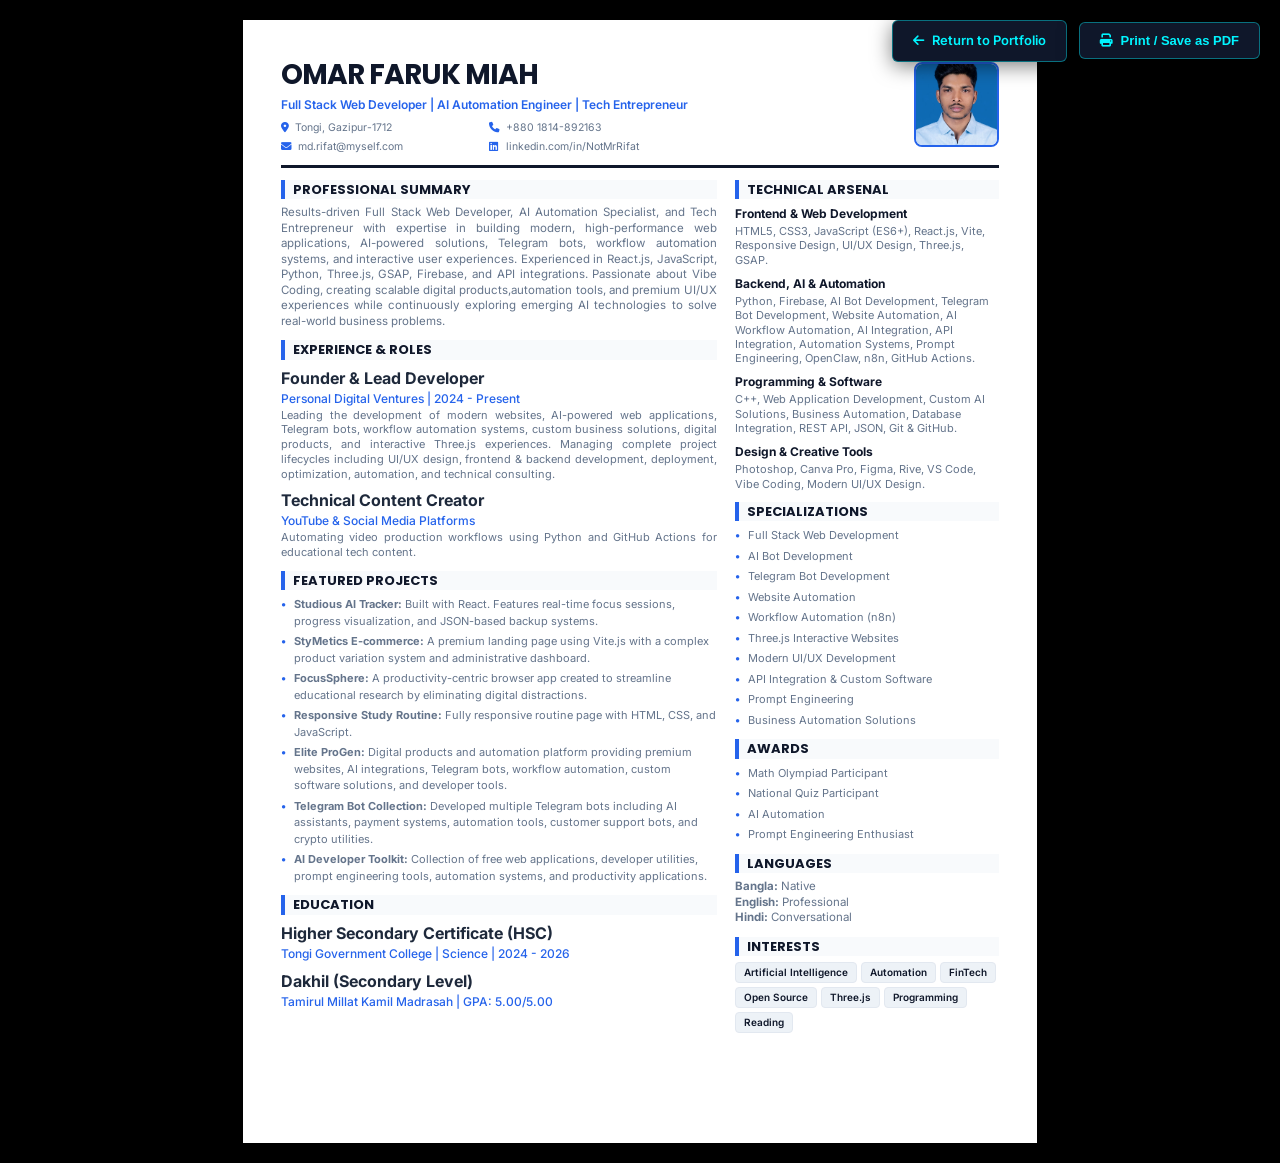
<file: cv.html>
<!DOCTYPE html>
<html lang="en">
<head>
    <meta charset="UTF-8">
    <meta name="viewport" content="width=device-width, initial-scale=1.0">
    <title>CV - Omar Faruk Miah (Rifat)</title>
    <link href="https://fonts.googleapis.com/css2?family=Inter:wght@400;500;600;700&family=Poppins:wght@600;700&display=swap" rel="stylesheet">
    <link rel="stylesheet" href="https://cdnjs.cloudflare.com/ajax/libs/font-awesome/6.4.0/css/all.min.css">
    <link rel="stylesheet" href="style_cv.css">
    <link rel="icon" type="image/jpeg" href="ico.png"/>
</head>
<body>

<div class="cv-top-bar no-print">
    <a href="index.html" class="back-btn">
        <i class="fas fa-arrow-left"></i> Return to Portfolio
    </a>
    <button class="print-btn" onclick="window.print()">
        <i class="fas fa-print"></i> Print / Save as PDF
    </button>
</div>

<div class="page">
    <header class="header">
        <div class="header-main">
            <div class="header-left">
                <h1>Omar Faruk Miah</h1>
                <p class="subtitle">Full Stack Web Developer | AI Automation Engineer | Tech Entrepreneur</p>
                <div class="contact-grid">
                    <span><i class="fas fa-map-marker-alt"></i>Tongi, Gazipur-1712</span>
                    <span><i class="fas fa-phone"></i> +880 1814-892163</span>
                    <span><i class="fas fa-envelope"></i> md.rifat@myself.com</span>
                    <span><i class="fab fa-linkedin"></i> linkedin.com/in/NotMrRifat</span>
                </div>
            </div>
            <div class="header-right">
                <div class="photo-frame">
                    <img src="Omar.jpg" alt="Omar Faruk">
                </div>
            </div>
        </div>
    </header>

    <div class="main-wrapper">
        <div class="left-column">
            <section class="cv-section">
                <h3 class="section-title">Professional Summary</h3>
                <p class="section-text">
			Results-driven Full Stack Web Developer, AI Automation Specialist, and Tech Entrepreneur with expertise in building modern, high-performance web applications, AI-powered solutions, Telegram bots, 			workflow automation systems, and interactive user experiences. Experienced in React.js, JavaScript, Python, Three.js, GSAP, Firebase, and API integrations. Passionate about Vibe Coding, creating 			scalable digital products,automation tools, and premium UI/UX experiences while continuously exploring emerging AI technologies to solve real-world business problems.
		</p>            
		</section>

            <section class="cv-section">
                <h3 class="section-title">Experience & Roles</h3>
                <div class="edu-box">
                    <p class="bold">Founder & Lead Developer</p>
                    <p class="meta">Personal Digital Ventures | 2024 - Present</p>
                    <p class="section-text" style="font-size:11px;">
			Leading the development of modern websites, AI-powered web applications, Telegram bots, workflow automation systems, custom business solutions, digital products, and interactive Three.js 					experiences. Managing complete project lifecycles including UI/UX design, frontend & backend development, deployment, optimization, automation, and technical consulting.
		    </p>
                </div>
                <div class="edu-box" style="margin-top: 5px;">
                    <p class="bold">Technical Content Creator</p>
                    <p class="meta">YouTube & Social Media Platforms</p>
                    <p class="section-text" style="font-size: 11px;">Automating video production workflows using Python and GitHub Actions for educational tech content.</p>
                </div>
            </section>

            <section class="cv-section">
                <h3 class="section-title">Featured Projects</h3>
                <ul class="list-items">
                    <li><strong>Studious AI Tracker:</strong> Built with React. Features real-time focus sessions, progress visualization, and JSON-based backup systems.</li>
                    <li><strong>StyMetics E-commerce:</strong> A premium landing page using Vite.js with a complex product variation system and administrative dashboard.</li>
                    <li><strong>FocusSphere:</strong> A productivity-centric browser app created to streamline educational research by eliminating digital distractions.</li>
                    <li><strong>Responsive Study Routine:</strong> Fully responsive routine page with HTML, CSS, and JavaScript.</li>
                    <li><strong>Elite ProGen:</strong> Digital products and automation platform providing premium websites, AI integrations, Telegram bots, workflow automation, custom software solutions, and developer tools.</li>
                    <li><strong>Telegram Bot Collection:</strong> Developed multiple Telegram bots including AI assistants, payment systems, automation tools, customer support bots, and crypto utilities.</li>
                    <li><strong>AI Developer Toolkit:</strong> Collection of free web applications, developer utilities, prompt engineering tools, automation systems, and productivity applications.</li>
                </ul>
            </section>

            <section class="cv-section">
                <h3 class="section-title">Education</h3>
                <div class="edu-box">
                    <p class="bold">Higher Secondary Certificate (HSC)</p>
                    <p class="meta">Tongi Government College | Science | 2024 - 2026</p>
                </div>
                <div class="edu-box">
                    <p class="bold">Dakhil (Secondary Level)</p>
                    <p class="meta">Tamirul Millat Kamil Madrasah | GPA: 5.00/5.00</p>
                </div>
            </section>
        </div>

        <div class="right-column">
            

            <section class="cv-section">
            <h3 class="section-title">Technical Arsenal</h3>

                <div class="skill-group">
                    <p class="skill-head">Frontend & Web Development</p>
                    <p class="skill-list">
                        HTML5, CSS3, JavaScript (ES6+), React.js, Vite, Responsive Design, UI/UX Design, Three.js, GSAP.
                    </p>
                </div>

                <div class="skill-group">
                    <p class="skill-head">Backend, AI & Automation</p>
                    <p class="skill-list">
                     Python, Firebase, AI Bot Development, Telegram Bot Development, Website Automation, AI Workflow Automation, AI Integration, API Integration, Automation Systems, Prompt Engineering, OpenClaw, n8n, GitHub Actions.
                    </p>
                </div>

                <div class="skill-group">
                    <p class="skill-head">Programming & Software</p>
                    <p class="skill-list">
                        C++, Web Application Development, Custom AI Solutions, Business Automation, Database Integration, REST API, JSON, Git & GitHub.
                    </p>
                </div>

                <div class="skill-group">
                    <p class="skill-head">Design & Creative Tools</p>
                    <p class="skill-list">
                        Photoshop, Canva Pro, Figma, Rive, VS Code, Vibe Coding, Modern UI/UX Design.
                    </p>
                </div>
            </section>

            <section class="cv-section">
                <h3 class="section-title">Specializations</h3>
                <ul class="list-items">
                    <li>Full Stack Web Development</li>
                    <li>AI Bot Development</li>
                    <li>Telegram Bot Development</li>
                    <li>Website Automation</li>
                    <li>Workflow Automation (n8n)</li>
                    <li>Three.js Interactive Websites</li>
                    <li>Modern UI/UX Development</li>
                    <li>API Integration & Custom Software</li>
                    <li>Prompt Engineering</li>
                    <li>Business Automation Solutions</li>
                </ul>
            </section>

            <section class="cv-section">
                <h3 class="section-title">Awards</h3>
                <ul class="list-items">
                    <li>Math Olympiad Participant</li>
                    <li>National Quiz Participant</li>
		    <li>AI Automation</li>
		    <li> Prompt Engineering Enthusiast</li>
                </ul>
            </section>

            <section class="cv-section">
                <h3 class="section-title">Languages</h3>
                <p class="section-text">
                    <strong>Bangla:</strong> Native<br>
                    <strong>English:</strong> Professional<br>
                    <strong>Hindi:</strong> Conversational
                </p>
            </section>

            <section class="cv-section">
                <h3 class="section-title">Interests</h3>
                <div class="tags">
                    <span class="tag">Artificial Intelligence</span>
                    <span class="tag">Automation</span>
                    <span class="tag">FinTech</span>
                    <span class="tag">Open Source</span>
                    <span class="tag">Three.js</span>
                    <span class="tag">Programming</span>
                    <span class="tag">Reading</span>
                    
                </div>
            </section>
        </div>
    </div>
</div>

</body>
</html>
</file>
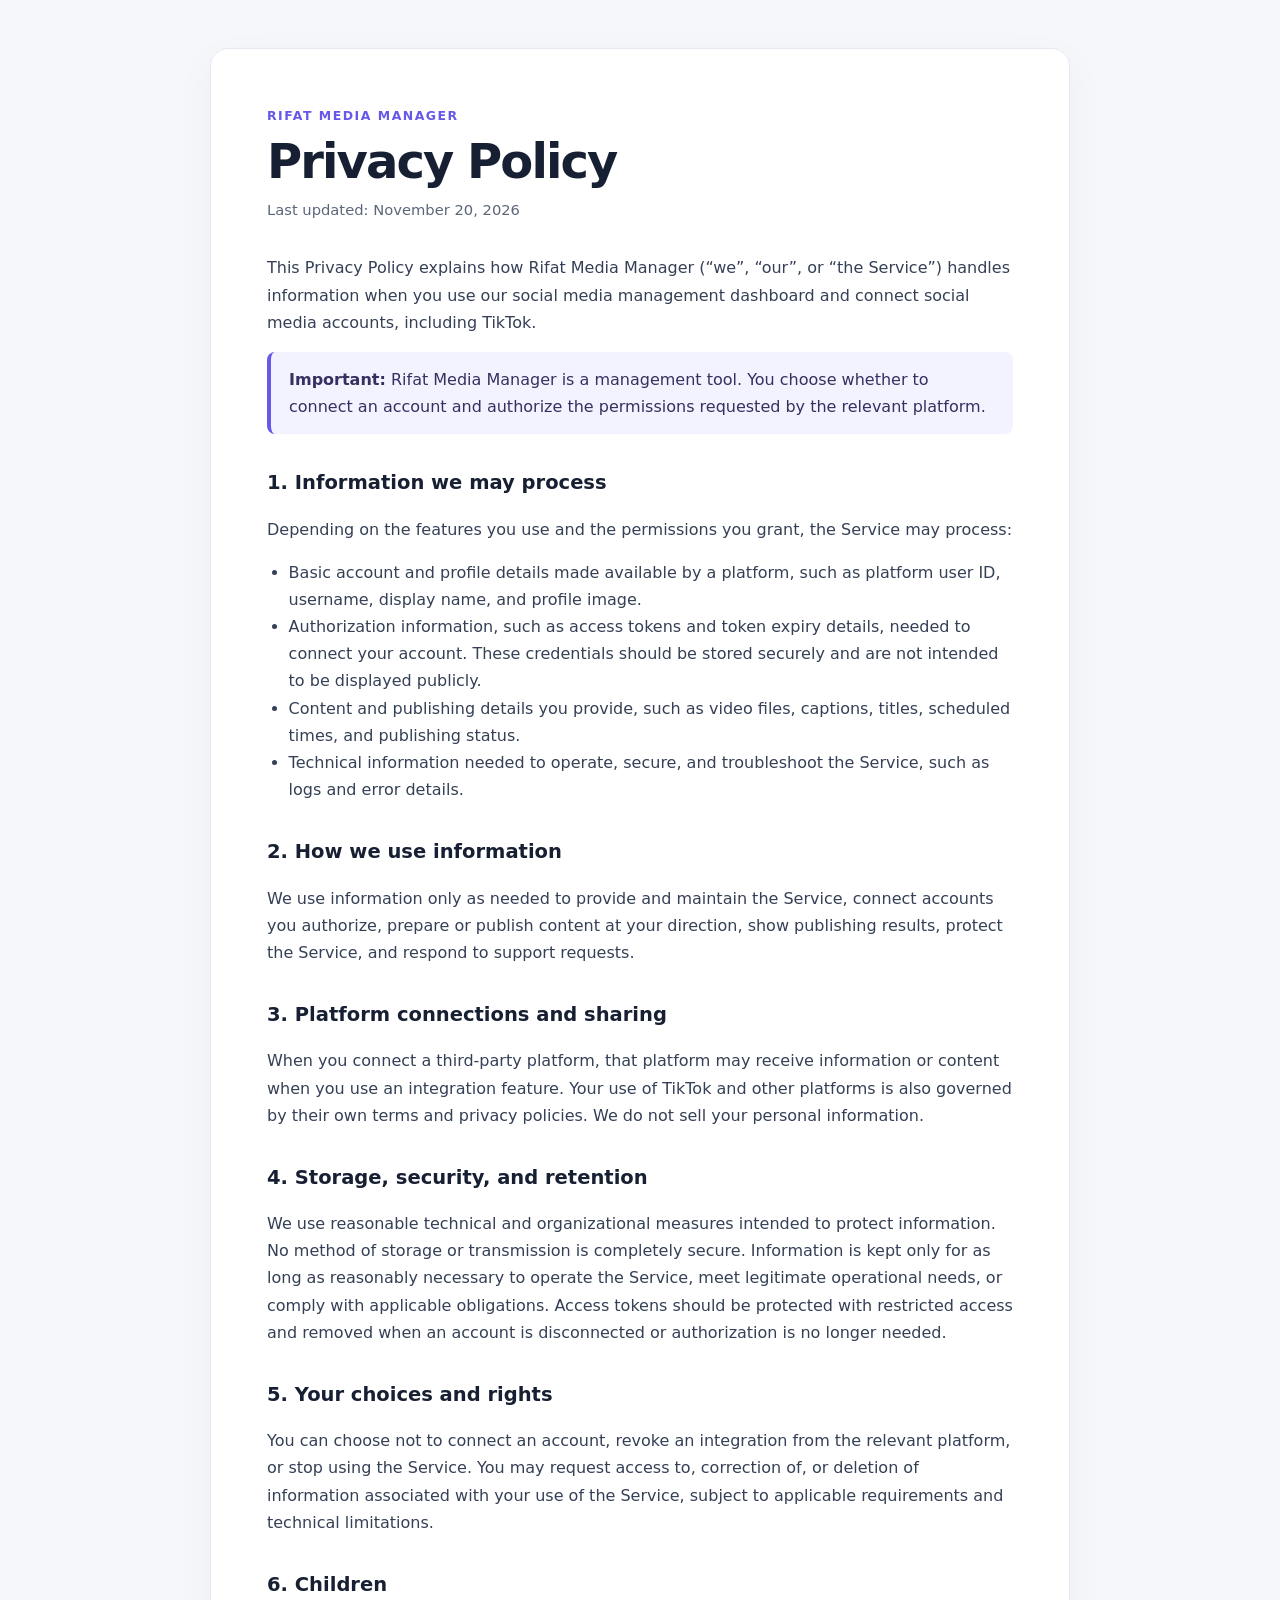
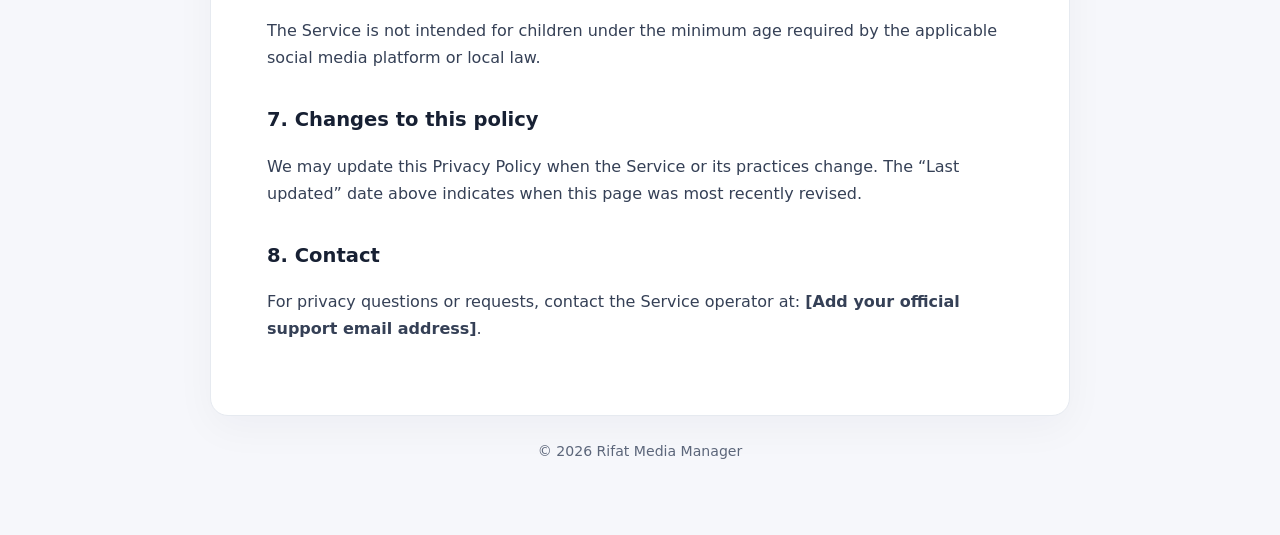
<file: RMM-privacy-policy.html>
<!doctype html>
<html lang="en">
<head>
  <meta charset="utf-8">
  <meta name="viewport" content="width=device-width, initial-scale=1">
  <meta name="description" content="Privacy Policy for Rifat Media Manager.">
  <title>Privacy Policy | Rifat Media Manager</title>
  <style>
    :root{color-scheme:light;--ink:#172033;--muted:#5c667a;--line:#e6eaf0;--accent:#6658e8;--bg:#f6f7fb}
    *{box-sizing:border-box}body{margin:0;background:var(--bg);color:var(--ink);font:16px/1.7 system-ui,-apple-system,Segoe UI,Roboto,Arial,sans-serif}
    .wrap{max-width:900px;margin:48px auto;padding:0 20px}.paper{background:#fff;border:1px solid var(--line);border-radius:18px;padding:clamp(24px,5vw,56px);box-shadow:0 12px 40px #1720330a}
    .eyebrow{color:var(--accent);font-size:.78rem;font-weight:750;letter-spacing:.12em;text-transform:uppercase}
    h1{font-size:clamp(2rem,5vw,3rem);line-height:1.15;letter-spacing:-.04em;margin:.5rem 0}
    .updated{color:var(--muted);font-size:.92rem;margin:0 0 2rem}
    h2{font-size:1.22rem;margin:2rem 0 .45rem}p,li{color:#354056}ul{padding-left:1.35rem}
    a{color:var(--accent)}.notice{background:#f3f2ff;border-left:4px solid var(--accent);padding:14px 18px;border-radius:8px;color:#35305f}
    footer{color:var(--muted);font-size:.88rem;text-align:center;padding:24px}
    @media(max-width:600px){.wrap{margin:18px auto}.paper{border-radius:12px}}
  </style>
</head>
<body>
  <main class="wrap">
    <article class="paper">
      <div class="eyebrow">Rifat Media Manager</div>
      <h1>Privacy Policy</h1>
      <p class="updated">Last updated: November 20, 2026</p>

      <p>This Privacy Policy explains how Rifat Media Manager (“we”, “our”, or “the Service”) handles information when you use our social media management dashboard and connect social media accounts, including TikTok.</p>
      <div class="notice"><strong>Important:</strong> Rifat Media Manager is a management tool. You choose whether to connect an account and authorize the permissions requested by the relevant platform.</div>

      <h2>1. Information we may process</h2>
      <p>Depending on the features you use and the permissions you grant, the Service may process:</p>
      <ul>
        <li>Basic account and profile details made available by a platform, such as platform user ID, username, display name, and profile image.</li>
        <li>Authorization information, such as access tokens and token expiry details, needed to connect your account. These credentials should be stored securely and are not intended to be displayed publicly.</li>
        <li>Content and publishing details you provide, such as video files, captions, titles, scheduled times, and publishing status.</li>
        <li>Technical information needed to operate, secure, and troubleshoot the Service, such as logs and error details.</li>
      </ul>

      <h2>2. How we use information</h2>
      <p>We use information only as needed to provide and maintain the Service, connect accounts you authorize, prepare or publish content at your direction, show publishing results, protect the Service, and respond to support requests.</p>

      <h2>3. Platform connections and sharing</h2>
      <p>When you connect a third-party platform, that platform may receive information or content when you use an integration feature. Your use of TikTok and other platforms is also governed by their own terms and privacy policies. We do not sell your personal information.</p>

      <h2>4. Storage, security, and retention</h2>
      <p>We use reasonable technical and organizational measures intended to protect information. No method of storage or transmission is completely secure. Information is kept only for as long as reasonably necessary to operate the Service, meet legitimate operational needs, or comply with applicable obligations. Access tokens should be protected with restricted access and removed when an account is disconnected or authorization is no longer needed.</p>

      <h2>5. Your choices and rights</h2>
      <p>You can choose not to connect an account, revoke an integration from the relevant platform, or stop using the Service. You may request access to, correction of, or deletion of information associated with your use of the Service, subject to applicable requirements and technical limitations.</p>

      <h2>6. Children</h2>
      <p>The Service is not intended for children under the minimum age required by the applicable social media platform or local law.</p>

      <h2>7. Changes to this policy</h2>
      <p>We may update this Privacy Policy when the Service or its practices change. The “Last updated” date above indicates when this page was most recently revised.</p>

      <h2>8. Contact</h2>
      <p>For privacy questions or requests, contact the Service operator at: <strong>[Add your official support email address]</strong>.</p>
    </article>
    <footer>© 2026 Rifat Media Manager</footer>
  </main>
</body>
</html>
</file>
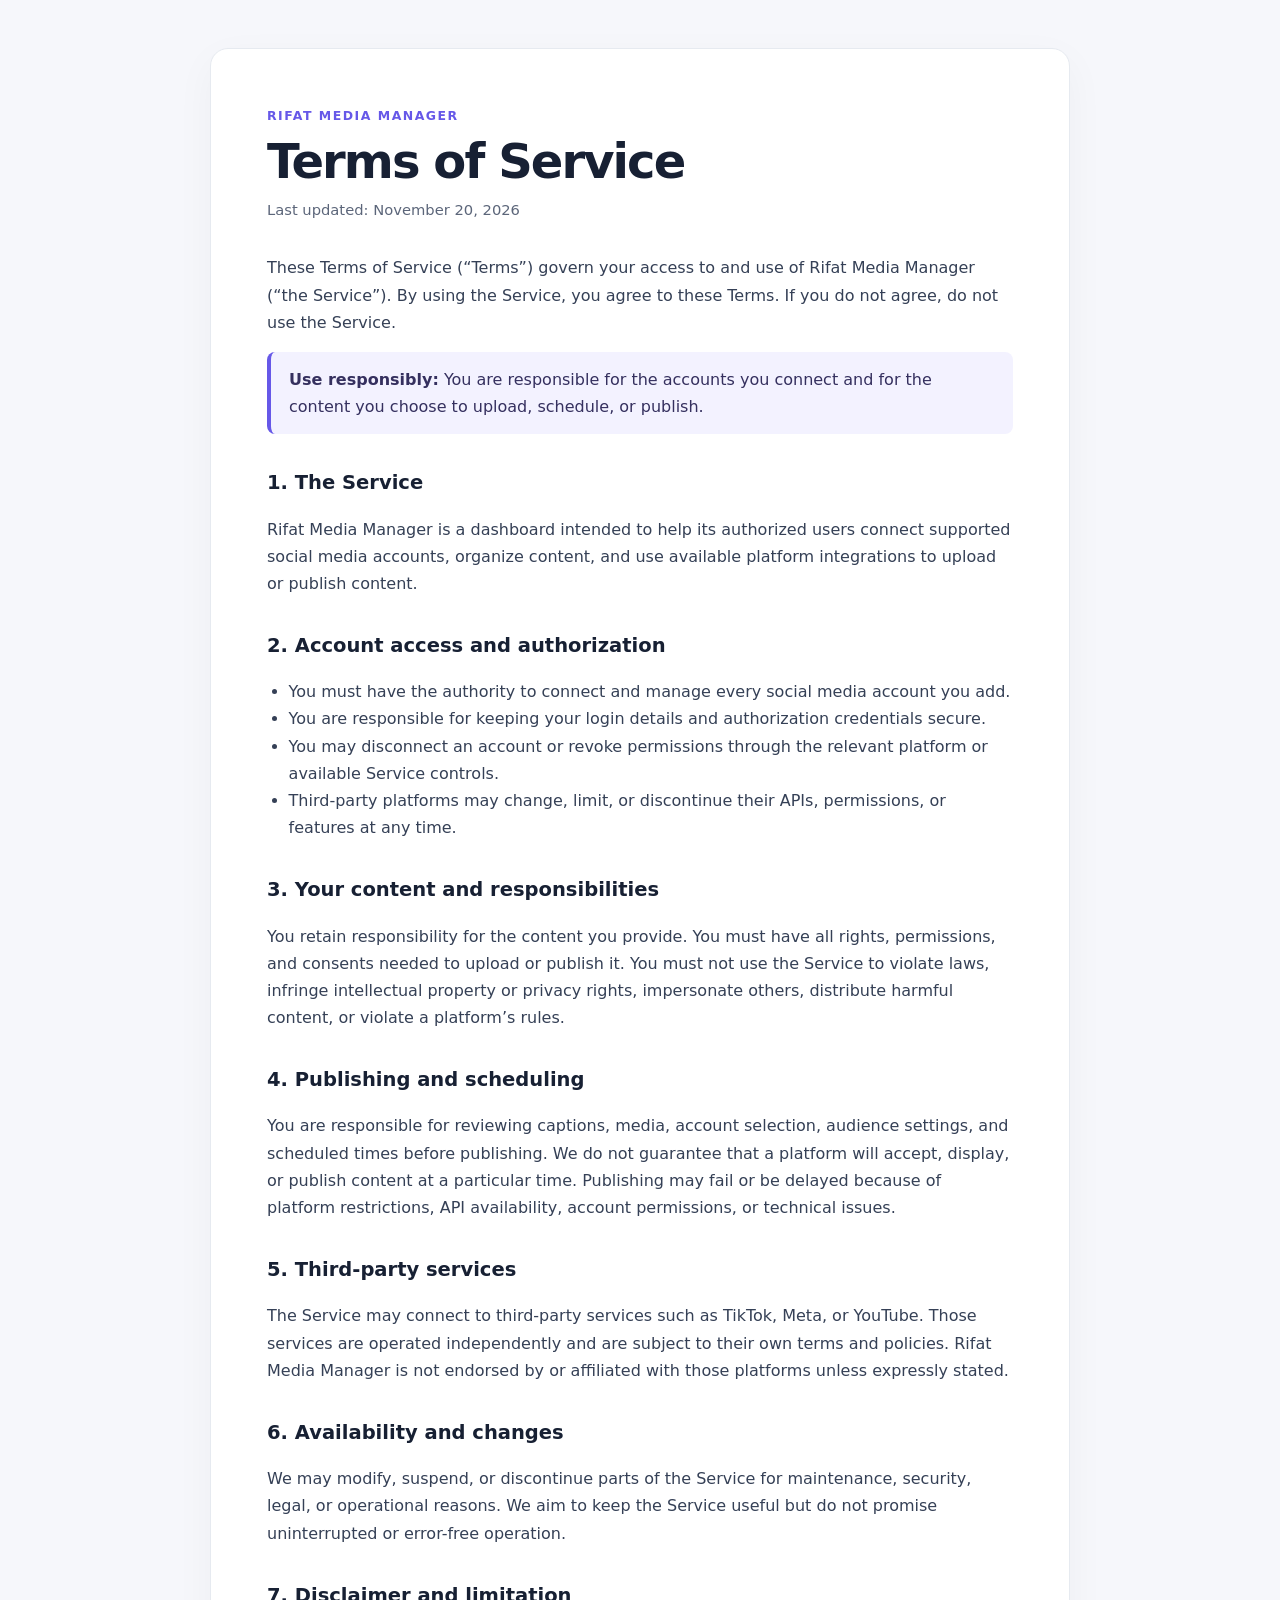
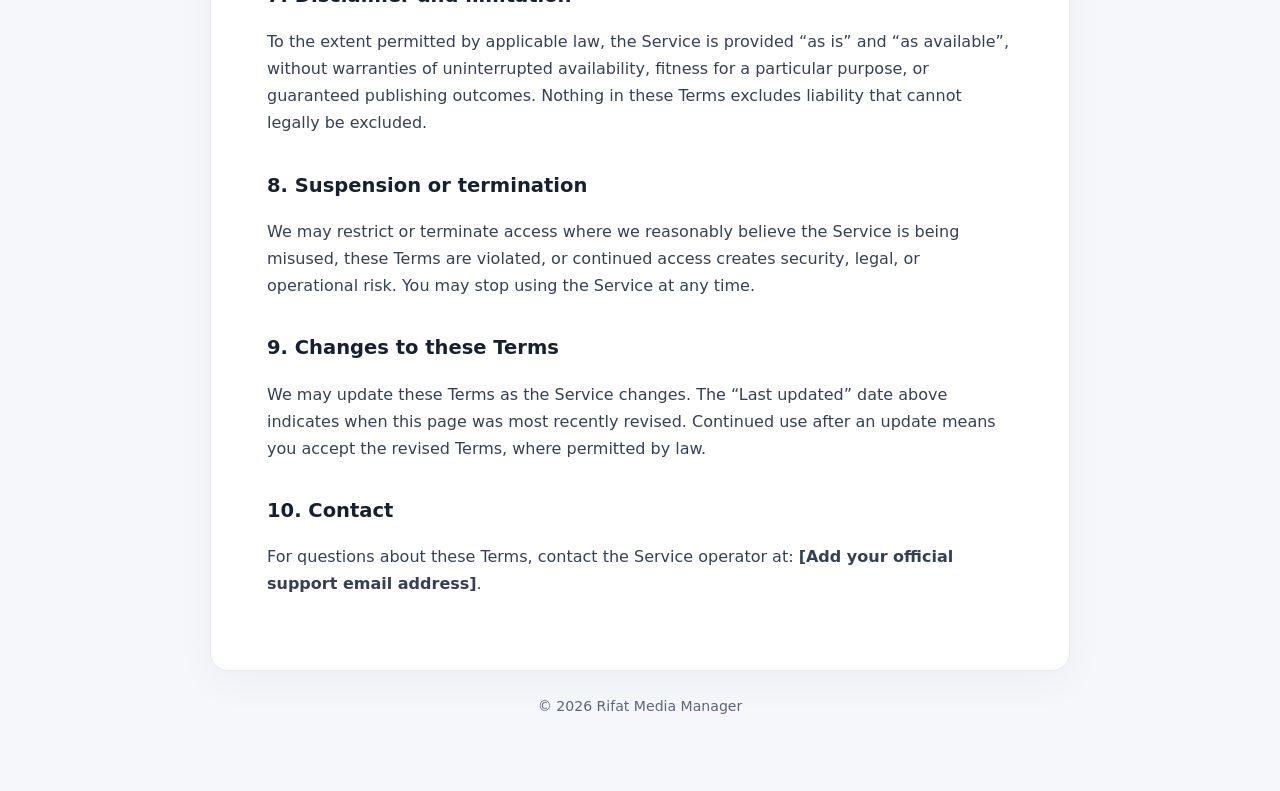
<file: RMM-terms-of-service.html>
<!doctype html>
<html lang="en">
<head>
  <meta charset="utf-8">
  <meta name="viewport" content="width=device-width, initial-scale=1">
  <meta name="description" content="Terms of Service for Rifat Media Manager.">
  <title>Terms of Service | Rifat Media Manager</title>
  <style>
    :root{color-scheme:light;--ink:#172033;--muted:#5c667a;--line:#e6eaf0;--accent:#6658e8;--bg:#f6f7fb}
    *{box-sizing:border-box}body{margin:0;background:var(--bg);color:var(--ink);font:16px/1.7 system-ui,-apple-system,Segoe UI,Roboto,Arial,sans-serif}
    .wrap{max-width:900px;margin:48px auto;padding:0 20px}.paper{background:#fff;border:1px solid var(--line);border-radius:18px;padding:clamp(24px,5vw,56px);box-shadow:0 12px 40px #1720330a}
    .eyebrow{color:var(--accent);font-size:.78rem;font-weight:750;letter-spacing:.12em;text-transform:uppercase}
    h1{font-size:clamp(2rem,5vw,3rem);line-height:1.15;letter-spacing:-.04em;margin:.5rem 0}
    .updated{color:var(--muted);font-size:.92rem;margin:0 0 2rem}
    h2{font-size:1.22rem;margin:2rem 0 .45rem}p,li{color:#354056}ul{padding-left:1.35rem}
    a{color:var(--accent)}.notice{background:#f3f2ff;border-left:4px solid var(--accent);padding:14px 18px;border-radius:8px;color:#35305f}
    footer{color:var(--muted);font-size:.88rem;text-align:center;padding:24px}
    @media(max-width:600px){.wrap{margin:18px auto}.paper{border-radius:12px}}
  </style>
</head>
<body>
  <main class="wrap">
    <article class="paper">
      <div class="eyebrow">Rifat Media Manager</div>
      <h1>Terms of Service</h1>
      <p class="updated">Last updated: November 20, 2026</p>

      <p>These Terms of Service (“Terms”) govern your access to and use of Rifat Media Manager (“the Service”). By using the Service, you agree to these Terms. If you do not agree, do not use the Service.</p>
      <div class="notice"><strong>Use responsibly:</strong> You are responsible for the accounts you connect and for the content you choose to upload, schedule, or publish.</div>

      <h2>1. The Service</h2>
      <p>Rifat Media Manager is a dashboard intended to help its authorized users connect supported social media accounts, organize content, and use available platform integrations to upload or publish content.</p>

      <h2>2. Account access and authorization</h2>
      <ul>
        <li>You must have the authority to connect and manage every social media account you add.</li>
        <li>You are responsible for keeping your login details and authorization credentials secure.</li>
        <li>You may disconnect an account or revoke permissions through the relevant platform or available Service controls.</li>
        <li>Third-party platforms may change, limit, or discontinue their APIs, permissions, or features at any time.</li>
      </ul>

      <h2>3. Your content and responsibilities</h2>
      <p>You retain responsibility for the content you provide. You must have all rights, permissions, and consents needed to upload or publish it. You must not use the Service to violate laws, infringe intellectual property or privacy rights, impersonate others, distribute harmful content, or violate a platform’s rules.</p>

      <h2>4. Publishing and scheduling</h2>
      <p>You are responsible for reviewing captions, media, account selection, audience settings, and scheduled times before publishing. We do not guarantee that a platform will accept, display, or publish content at a particular time. Publishing may fail or be delayed because of platform restrictions, API availability, account permissions, or technical issues.</p>

      <h2>5. Third-party services</h2>
      <p>The Service may connect to third-party services such as TikTok, Meta, or YouTube. Those services are operated independently and are subject to their own terms and policies. Rifat Media Manager is not endorsed by or affiliated with those platforms unless expressly stated.</p>

      <h2>6. Availability and changes</h2>
      <p>We may modify, suspend, or discontinue parts of the Service for maintenance, security, legal, or operational reasons. We aim to keep the Service useful but do not promise uninterrupted or error-free operation.</p>

      <h2>7. Disclaimer and limitation</h2>
      <p>To the extent permitted by applicable law, the Service is provided “as is” and “as available”, without warranties of uninterrupted availability, fitness for a particular purpose, or guaranteed publishing outcomes. Nothing in these Terms excludes liability that cannot legally be excluded.</p>

      <h2>8. Suspension or termination</h2>
      <p>We may restrict or terminate access where we reasonably believe the Service is being misused, these Terms are violated, or continued access creates security, legal, or operational risk. You may stop using the Service at any time.</p>

      <h2>9. Changes to these Terms</h2>
      <p>We may update these Terms as the Service changes. The “Last updated” date above indicates when this page was most recently revised. Continued use after an update means you accept the revised Terms, where permitted by law.</p>

      <h2>10. Contact</h2>
      <p>For questions about these Terms, contact the Service operator at: <strong>[Add your official support email address]</strong>.</p>
    </article>
    <footer>© 2026 Rifat Media Manager</footer>
  </main>
</body>
</html>
</file>
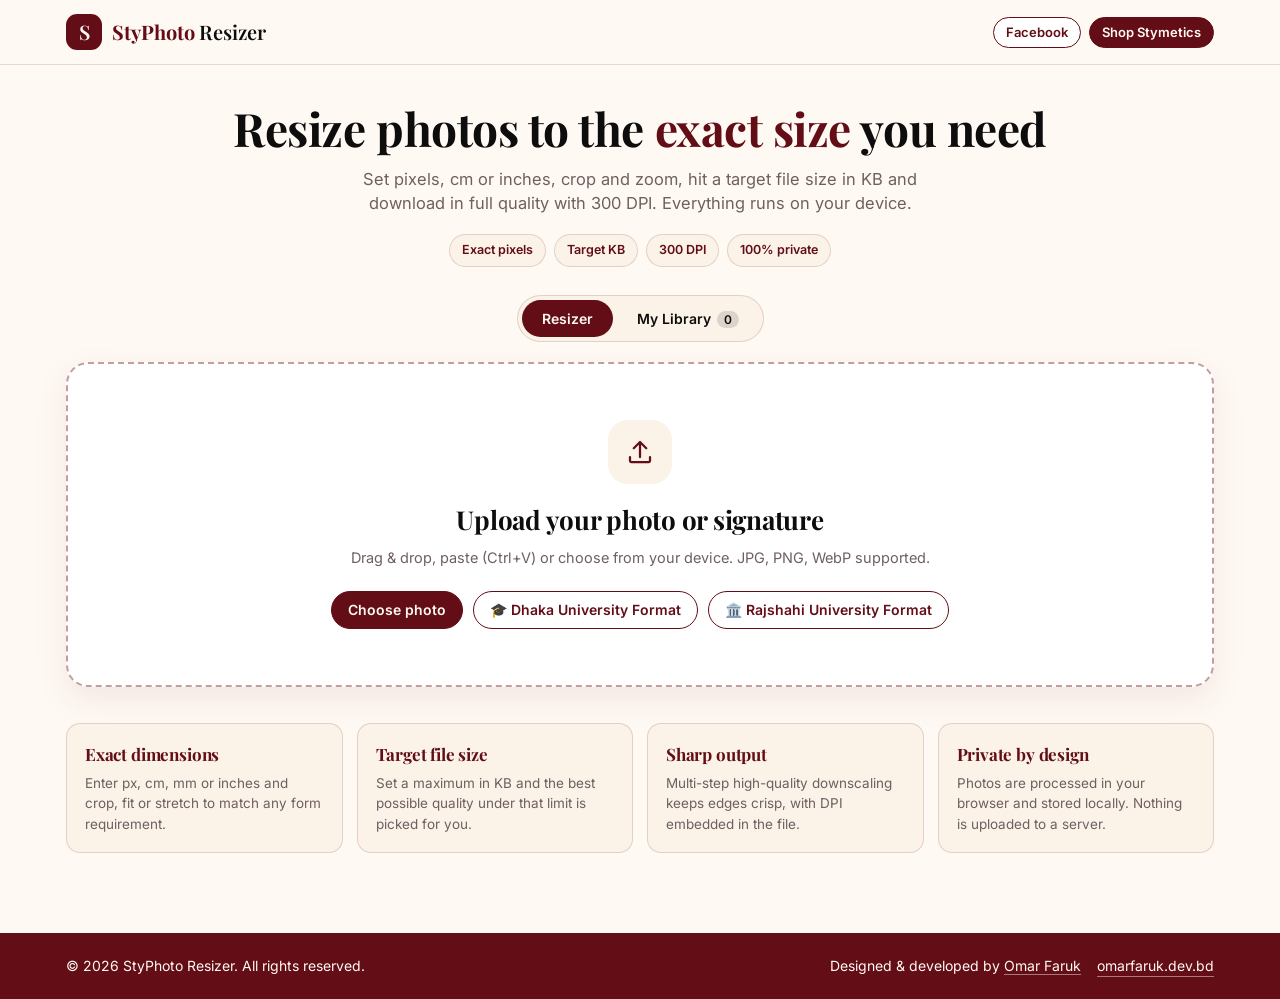
<file: StyResizer.html>
<!doctype html>
<html lang="en">
<head>
<meta charset="utf-8">
<meta name="viewport" content="width=device-width, initial-scale=1, viewport-fit=cover">
<title>StyPhoto Resizer – Resize, Crop & Compress Photos Online</title>
<meta name="description" content="StyPhoto Resizer: resize and crop photos to exact pixels, cm or inches, compress to a target KB and export with 300 DPI. 100% private – photos never leave your device.">
<meta name="theme-color" content="#630D16">
<link rel="icon" href="data:image/svg+xml,%3Csvg xmlns='http://www.w3.org/2000/svg' viewBox='0 0 64 64'%3E%3Crect width='64' height='64' rx='16' fill='%23630D16'/%3E%3Ctext x='32' y='45' font-size='38' text-anchor='middle' font-family='Georgia,serif' fill='%23FFF9F3'%3ES%3C/text%3E%3C/svg%3E">
<link rel="preconnect" href="https://fonts.googleapis.com">
<link rel="preconnect" href="https://fonts.gstatic.com" crossorigin>
<link href="https://fonts.googleapis.com/css2?family=Inter:wght@400;500;600;700&family=Playfair+Display:wght@600;700&display=swap" rel="stylesheet">
<style>
:root{
  --maroon:#630D16; --maroon-d:#470910; --cream:#FFF9F3; --cream2:#FBF2E8;
  --ink:#0d0d0d; --white:#fff; --line:rgba(99,13,22,.15); --muted:#6f5f61;
  --r:16px; --shadow:0 12px 34px rgba(99,13,22,.08);
}
*{box-sizing:border-box}
[hidden]{display:none!important}
html{-webkit-text-size-adjust:100%;scroll-behavior:smooth}
body{margin:0;background:var(--cream);color:var(--ink);font-family:'Inter',system-ui,-apple-system,'Segoe UI',Roboto,sans-serif;line-height:1.5;min-height:100vh;display:flex;flex-direction:column}
h1,h2,h3{font-family:'Playfair Display',Georgia,serif;margin:0;letter-spacing:-.01em}
a{color:inherit}
.wrap{width:100%;max-width:1180px;margin:0 auto;padding:0 16px}

/* header */
.top{position:sticky;top:0;z-index:30;background:rgba(255,249,243,.92);backdrop-filter:blur(10px);-webkit-backdrop-filter:blur(10px);border-bottom:1px solid var(--line)}
.top .wrap{display:flex;align-items:center;justify-content:space-between;gap:12px;height:64px}
.brand{display:flex;align-items:center;gap:10px;text-decoration:none}
.mark{width:36px;height:36px;border-radius:11px;background:var(--maroon);color:var(--cream);display:grid;place-items:center;font-family:'Playfair Display',Georgia,serif;font-weight:700;font-size:21px;line-height:1}
.brand b{font-family:'Playfair Display',Georgia,serif;font-size:20px;color:var(--maroon);font-weight:700}
.brand span{font-family:'Playfair Display',Georgia,serif;font-size:20px;font-weight:600}
.nav{display:flex;gap:8px;align-items:center}

/* buttons */
.btn{appearance:none;border:1px solid var(--maroon);background:var(--white);color:var(--maroon);font:600 14px/1 'Inter',sans-serif;padding:11px 16px;border-radius:999px;cursor:pointer;text-decoration:none;display:inline-flex;align-items:center;justify-content:center;gap:8px;transition:.18s;white-space:nowrap;-webkit-tap-highlight-color:transparent}
.btn:hover{background:var(--cream2)}
.btn.primary{background:var(--maroon);color:var(--cream)}
.btn.primary:hover{background:var(--maroon-d)}
.btn.dark{background:var(--ink);border-color:var(--ink);color:var(--white)}
.btn.sm{padding:8px 12px;font-size:13px}
.btn.block{width:100%;padding:15px 18px;font-size:16px}
.btn:disabled{opacity:.6;cursor:wait}
.btn svg{width:16px;height:16px;flex:none}

/* hero */
.hero{text-align:center;padding:38px 0 22px}
.hero h1{font-size:clamp(28px,5.4vw,46px);line-height:1.12;color:var(--ink)}
.hero h1 em{font-style:normal;color:var(--maroon)}
.hero p{max-width:620px;margin:12px auto 0;color:var(--muted);font-size:clamp(14px,2.2vw,16.5px)}
.badges{display:flex;flex-wrap:wrap;gap:8px;justify-content:center;margin-top:18px}
.badge{background:var(--cream2);border:1px solid var(--line);color:var(--maroon);font-size:12.5px;font-weight:600;padding:6px 12px;border-radius:999px}

/* tabs */
.tabs{display:flex;justify-content:center;margin:6px 0 20px}
.tabs .in{display:inline-flex;background:var(--cream2);border:1px solid var(--line);border-radius:999px;padding:4px;gap:4px}
.tab{appearance:none;border:0;background:transparent;font:600 14px 'Inter',sans-serif;padding:10px 20px;border-radius:999px;cursor:pointer;color:var(--ink)}
.tab.on{background:var(--maroon);color:var(--cream)}
.tab i{font-style:normal;font-size:12px;margin-left:6px;background:rgba(0,0,0,.12);padding:1px 7px;border-radius:99px}
.tab.on i{background:rgba(255,255,255,.2)}

/* drop */
.drop{background:var(--white);border:2px dashed rgba(99,13,22,.4);border-radius:22px;padding:56px 20px;text-align:center;transition:.2s;box-shadow:var(--shadow)}
.drop.over{background:var(--cream2);border-color:var(--maroon);transform:scale(1.005)}
.drop .ic{width:64px;height:64px;border-radius:20px;background:var(--cream2);color:var(--maroon);display:grid;place-items:center;margin:0 auto 16px}
.drop .ic svg{width:30px;height:30px}
.drop h2{font-size:clamp(20px,3.6vw,26px)}
.drop p{color:var(--muted);margin:8px 0 22px;font-size:14.5px}

/* work */
.work{display:grid;gap:18px;grid-template-columns:1fr;align-items:start}
@media(min-width:940px){.work{grid-template-columns:minmax(0,1.15fr) minmax(0,.85fr)}}
.panel{background:var(--white);border:1px solid var(--line);border-radius:var(--r);padding:18px;box-shadow:var(--shadow)}
.panel h3{font-size:18px;margin-bottom:14px}
.tools{display:flex;flex-wrap:wrap;gap:8px;margin-bottom:14px}
.stagewrap{background:var(--cream2);border-radius:12px;padding:14px;display:flex;justify-content:center;align-items:center;min-height:200px}
#cv{display:block;background:#fff;border-radius:4px;box-shadow:0 6px 24px rgba(0,0,0,.18);cursor:grab;touch-action:none;max-width:100%;height:auto;user-select:none;-webkit-user-select:none}
#cv:active{cursor:grabbing}
.zrow{display:flex;align-items:center;gap:12px;margin-top:14px}
.zrow label{font-size:13px;font-weight:600;min-width:48px}
.zrow output{font-size:13px;min-width:44px;text-align:right;font-variant-numeric:tabular-nums}
input[type=range]{flex:1;accent-color:var(--maroon);height:28px;min-width:0}
.hint{font-size:12.5px;color:var(--muted);margin:10px 0 0;text-align:center}
.info{margin-top:14px;padding:12px 14px;border-radius:12px;background:var(--cream);border:1px solid var(--line);font-size:13.5px;font-weight:500}
.warn{margin-top:8px;padding:10px 12px;border-radius:10px;background:#fff1f1;border:1px solid rgba(99,13,22,.3);color:var(--maroon);font-size:13px}

/* form */
.du-card{background:linear-gradient(135deg,rgba(99,13,22,.06),rgba(99,13,22,.02));border:1.5px solid var(--maroon);border-radius:12px;padding:12px 14px;margin-bottom:14px;display:flex;flex-direction:column;gap:8px}
.du-card-top{display:flex;align-items:center;justify-content:space-between;gap:8px;flex-wrap:wrap}
.du-btn{appearance:none;border:1px solid var(--maroon);background:var(--maroon);color:var(--cream);font:700 13px/1 'Inter',sans-serif;padding:8px 14px;border-radius:999px;cursor:pointer;display:inline-flex;align-items:center;gap:6px;transition:.18s;box-shadow:0 2px 8px rgba(99,13,22,.2)}
.du-btn:hover{background:var(--maroon-d);transform:translateY(-1px);box-shadow:0 4px 12px rgba(99,13,22,.3)}
.du-specs{display:flex;flex-wrap:wrap;gap:5px;font-size:11.5px}
.du-spec{background:var(--cream2);border:1px solid var(--line);padding:2px 8px;border-radius:999px;font-weight:600;color:var(--maroon)}
.du-bg-notice{display:flex;align-items:flex-start;gap:6px;font-size:12px;color:var(--maroon);background:#fff1f1;border:1px dashed rgba(99,13,22,.35);padding:7px 10px;border-radius:8px;line-height:1.4}
.du-bg-notice svg{flex-shrink:0;margin-top:2px}

/* RU card */
.ru-card{background:linear-gradient(135deg,rgba(11,83,105,.06),rgba(11,83,105,.02));border:1.5px solid #0b5369;border-radius:12px;padding:12px 14px;margin-bottom:14px;display:flex;flex-direction:column;gap:8px}
.ru-btn{appearance:none;border:1px solid #0b5369;background:#0b5369;color:#fff;font:700 13px/1 'Inter',sans-serif;padding:8px 14px;border-radius:999px;cursor:pointer;display:inline-flex;align-items:center;gap:6px;transition:.18s;box-shadow:0 2px 8px rgba(11,83,105,.2)}
.ru-btn:hover{background:#083d4d;transform:translateY(-1px);box-shadow:0 4px 12px rgba(11,83,105,.3)}
.ru-spec{background:#f0f8fa;border:1px solid rgba(11,83,105,.2);padding:2px 8px;border-radius:999px;font-weight:600;color:#0b5369}
.ru-bg-notice{display:flex;align-items:flex-start;gap:6px;font-size:12px;color:#0b5369;background:#f0f9fa;border:1px dashed rgba(11,83,105,.35);padding:7px 10px;border-radius:8px;line-height:1.4}
.ru-bg-notice svg{flex-shrink:0;margin-top:2px}

/* Background Changer Tool (Non-AI) */
.bg-changer{background:var(--white);border:1px solid var(--line);border-radius:12px;margin-bottom:16px;overflow:hidden;box-shadow:0 2px 8px rgba(0,0,0,.03)}
.bg-changer-toggle{width:100%;background:var(--cream2);border:0;border-bottom:1px solid transparent;padding:11px 14px;display:flex;align-items:center;justify-content:space-between;cursor:pointer;font:600 13.5px 'Inter',sans-serif;color:var(--ink);transition:.15s}
.bg-changer-toggle:hover{background:#f5e8d9}
.bg-changer.open .bg-changer-toggle{border-bottom-color:var(--line)}
.bg-changer-arrow{transition:transform .2s ease;font-size:11px}
.bg-changer.open .bg-changer-arrow{transform:rotate(180deg)}
.bg-changer-body{padding:14px;display:none;flex-direction:column;gap:12px}
.bg-changer.open .bg-changer-body{display:flex}
.bg-swatches{display:flex;align-items:center;gap:8px;flex-wrap:wrap}
.bg-swatch{width:32px;height:32px;border-radius:50%;border:2px solid #ccc;cursor:pointer;box-shadow:0 1px 4px rgba(0,0,0,.15);position:relative;transition:transform .15s, border-color .15s;padding:0}
.bg-swatch:hover{transform:scale(1.12)}
.bg-swatch.active{border-color:var(--maroon);box-shadow:0 0 0 2px var(--maroon)}
.bg-swatch.active::after{content:'✓';position:absolute;inset:0;display:flex;align-items:center;justify-content:center;font-size:14px;font-weight:bold;color:var(--ink)}
.bg-swatch.dark-text.active::after{color:#fff}
.bg-color-picker-wrap{display:inline-flex;align-items:center;gap:6px;font-size:12px;font-weight:600}
.bg-color-picker{width:32px;height:32px;border:1px solid var(--line);border-radius:50%;cursor:pointer;padding:0;background:none;-webkit-appearance:none;appearance:none}
.bg-color-picker::-webkit-color-swatch-wrapper{padding:0}
.bg-color-picker::-webkit-color-swatch{border-radius:50%;border:1px solid rgba(0,0,0,.15)}
.bg-slider-row{display:flex;align-items:center;gap:10px}
.bg-slider-row label{font-size:12.5px;font-weight:600;min-width:110px}
.bg-slider-row output{font-size:12.5px;font-weight:600;min-width:32px;text-align:right}
.chips{display:flex;flex-wrap:wrap;gap:7px;margin-bottom:16px}
.chip{appearance:none;border:1px solid var(--line);background:var(--cream2);color:var(--ink);font:500 12.5px 'Inter',sans-serif;padding:7px 11px;border-radius:999px;cursor:pointer}
.chip:hover{border-color:var(--maroon);color:var(--maroon)}
.field{margin-bottom:14px}
.field>label,.lbl{display:block;font-size:12.5px;font-weight:600;margin-bottom:6px;color:var(--ink)}
.grid2{display:grid;grid-template-columns:1fr 1fr;gap:10px}
.sizegrid{display:grid;grid-template-columns:1fr auto 1fr;gap:8px;align-items:end}
input[type=number],select{width:100%;font:500 16px 'Inter',sans-serif;padding:11px 12px;border:1px solid rgba(99,13,22,.25);border-radius:10px;background:var(--white);color:var(--ink);min-width:0;appearance:none;-webkit-appearance:none}
select{background-image:url("data:image/svg+xml,%3Csvg xmlns='http://www.w3.org/2000/svg' width='12' height='8' viewBox='0 0 12 8'%3E%3Cpath d='M1 1l5 5 5-5' fill='none' stroke='%23630D16' stroke-width='2' stroke-linecap='round'/%3E%3C/svg%3E");background-repeat:no-repeat;background-position:right 12px center;padding-right:32px}
input:focus,select:focus,.btn:focus-visible,.tab:focus-visible,.chip:focus-visible{outline:2px solid var(--maroon);outline-offset:2px}
.swap{height:46px;width:42px;padding:0;border-radius:10px}
.seg{display:grid;grid-template-columns:repeat(3,1fr);background:var(--cream2);border:1px solid var(--line);border-radius:12px;padding:3px;gap:3px}
.seg button{appearance:none;border:0;background:transparent;padding:9px 4px;border-radius:9px;font:600 13px 'Inter',sans-serif;cursor:pointer;color:var(--ink)}
.seg button.on{background:var(--maroon);color:var(--cream)}
.note{font-size:12px;color:var(--muted);margin-top:5px}
.dl{margin-top:6px}
@media(max-width:939px){
  .dl{position:sticky;bottom:0;margin:10px -18px -18px;padding:12px 18px calc(12px + env(safe-area-inset-bottom));background:linear-gradient(to top,var(--white) 80%,rgba(255,255,255,0));border-radius:0 0 var(--r) var(--r)}
}

/* library */
.libbar{display:flex;flex-wrap:wrap;gap:10px;align-items:center;justify-content:space-between;margin-bottom:14px}
.libbar .seg{grid-template-columns:repeat(3,auto);width:max-content;max-width:100%}
.libbar .seg button{padding:8px 14px}
.grid{display:grid;grid-template-columns:repeat(auto-fill,minmax(150px,1fr));gap:12px}
.card{border:1px solid var(--line);border-radius:14px;overflow:hidden;background:var(--white);display:flex;flex-direction:column}
.card .th{aspect-ratio:1/1;background:var(--cream2);position:relative}
.card .th img{width:100%;height:100%;object-fit:cover;display:block}
.card .tag{position:absolute;top:8px;left:8px;background:var(--ink);color:#fff;font-size:10.5px;font-weight:600;padding:3px 8px;border-radius:99px}
.card .tag.up{background:var(--maroon)}
.card .bd{padding:10px 10px 6px;font-size:12px}
.card .bd b{display:block;font-size:12.5px;white-space:nowrap;overflow:hidden;text-overflow:ellipsis}
.card .bd span{color:var(--muted)}
.card .ac{display:flex;gap:6px;padding:0 10px 10px;margin-top:auto}
.card .ac .btn{flex:1;padding:8px 6px;font-size:12px}
.empty{text-align:center;color:var(--muted);padding:40px 10px}
.store{font-size:12.5px;color:var(--muted);margin-top:14px}

/* features */
.features{display:grid;grid-template-columns:repeat(auto-fit,minmax(220px,1fr));gap:14px;margin:36px 0 10px}
.feat{background:var(--cream2);border:1px solid var(--line);border-radius:14px;padding:18px}
.feat h3{font-size:17px;color:var(--maroon);margin-bottom:6px}
.feat p{margin:0;font-size:13.5px;color:var(--muted)}

main{flex:1;padding-bottom:40px}

/* footer */
.foot{background:var(--maroon);color:var(--cream);margin-top:30px}
.foot .wrap{display:flex;flex-wrap:wrap;gap:12px 24px;align-items:center;justify-content:space-between;padding-top:22px;padding-bottom:calc(22px + env(safe-area-inset-bottom));font-size:14px}
.foot a{text-decoration:none;border-bottom:1px solid rgba(255,249,243,.45)}
.foot a:hover{border-color:var(--cream)}
.foot .links{display:flex;gap:16px;flex-wrap:wrap}
@media(max-width:600px){.foot .wrap{flex-direction:column;text-align:center}}

/* popup + toast */
.pop{position:fixed;right:18px;bottom:18px;width:min(330px,calc(100vw - 24px));background:var(--white);border:1px solid var(--line);border-left:5px solid var(--maroon);border-radius:14px;box-shadow:0 18px 50px rgba(0,0,0,.22);padding:16px 16px 14px;z-index:60;animation:up .4s ease}
.pop h4{margin:0 24px 4px 0;font:700 17px 'Playfair Display',Georgia,serif;color:var(--maroon)}
.pop p{margin:0 0 12px;font-size:13.5px;color:var(--muted)}
.pop .row{display:flex;gap:8px;flex-wrap:wrap}
.pop .x{position:absolute;top:8px;right:8px;border:0;background:var(--cream2);width:28px;height:28px;border-radius:50%;cursor:pointer;font-size:16px;line-height:1;color:var(--ink)}
@media(max-width:600px){.pop{right:12px;left:12px;bottom:12px;width:auto}}
@keyframes up{from{transform:translateY(20px);opacity:0}to{transform:none;opacity:1}}
.toast{position:fixed;left:50%;bottom:90px;transform:translateX(-50%) translateY(20px);background:var(--ink);color:#fff;padding:11px 18px;border-radius:999px;font-size:14px;z-index:80;opacity:0;pointer-events:none;transition:.25s;max-width:calc(100vw - 32px);text-align:center}
.toast.show{opacity:1;transform:translateX(-50%)}
@media(max-width:480px){.nav .hide-s{display:none}.brand span{display:none}}
</style>
</head>
<body>

<header class="top">
  <div class="wrap">
    <a class="brand" href="./" aria-label="StyPhoto Resizer home">
      <span class="mark">S</span><div><b>StyPhoto</b> <span>Resizer</span></div>
    </a>
    <nav class="nav">
      <a class="btn sm hide-s" href="https://www.facebook.com/stymetics" target="_blank" rel="noopener">Facebook</a>
      <a class="btn sm primary" href="https://www.stymetics.com" target="_blank" rel="noopener">Shop Stymetics</a>
    </nav>
  </div>
</header>

<main>
<div class="wrap">

  <section class="hero">
    <h1>Resize photos to the <em>exact size</em> you need</h1>
    <p>Set pixels, cm or inches, crop and zoom, hit a target file size in KB and download in full quality with 300 DPI. Everything runs on your device.</p>
    <div class="badges">
      <span class="badge">Exact pixels</span><span class="badge">Target KB</span><span class="badge">300 DPI</span><span class="badge">100% private</span>
    </div>
  </section>

  <div class="tabs"><div class="in" role="tablist">
    <button class="tab on" data-tab="resizer" role="tab">Resizer</button>
    <button class="tab" data-tab="library" role="tab">My Library<i id="libCount">0</i></button>
  </div></div>

  <!-- RESIZER -->
  <section id="view-resizer">
    <div class="drop" id="drop">
      <div class="ic"><svg viewBox="0 0 24 24" fill="none" stroke="currentColor" stroke-width="1.8" stroke-linecap="round" stroke-linejoin="round"><path d="M12 16V4M7 9l5-5 5 5"/><path d="M4 16v3a1 1 0 001 1h14a1 1 0 001-1v-3"/></svg></div>
      <h2>Upload your photo or signature</h2>
      <p>Drag &amp; drop, paste (Ctrl+V) or choose from your device. JPG, PNG, WebP supported.</p>
      <div style="display:flex;gap:10px;justify-content:center;flex-wrap:wrap;align-items:center">
        <button class="btn primary" id="pick" type="button">Choose photo</button>
        <button class="btn" id="duPrePickBtn" type="button" title="Pre-configure Dhaka University Format">🎓 Dhaka University Format</button>
        <button class="btn" id="ruPrePickBtn" type="button" title="Pre-configure Rajshahi University Format">🏛️ Rajshahi University Format</button>
      </div>
      <input type="file" id="file" accept="image/*" multiple hidden>
    </div>

    <div class="work" id="work" hidden>
      <div class="panel">
        <div class="tools">
          <button class="btn sm" id="rotL" type="button" title="Rotate left">⟲ Rotate</button>
          <button class="btn sm" id="rotR" type="button" title="Rotate right">Rotate ⟳</button>
          <button class="btn sm" id="reset" type="button">Reset</button>
          <button class="btn sm primary" id="change" type="button" style="margin-left:auto">Change photo</button>
        </div>
        <div class="stagewrap"><canvas id="cv" aria-label="Preview of the output image"></canvas></div>
        <div class="zrow" id="zrow"><label for="zoom">Zoom</label><input type="range" id="zoom" min="100" max="500" value="100" step="1"><output id="zv">100%</output></div>
        <p class="hint" id="hint">Drag the image to reposition · scroll or pinch to zoom</p>
        <div class="info" id="info">—</div>
        <div class="warn" id="warn" hidden></div>

        <!-- Collapsible Background Changer (Non-AI) -->
        <div class="bg-changer" id="bgChangerBox">
          <button class="bg-changer-toggle" type="button" id="bgToggle" aria-expanded="false">
            <span>🎨 Passport Background Changer <small style="font-weight:400;color:var(--muted);margin-left:4px">(Optional · No AI)</small></span>
            <span class="bg-changer-arrow">▼</span>
          </button>
          <div class="bg-changer-body" id="bgBody">
            <div style="font-size:12px;color:var(--muted);line-height:1.4">
              Replaces detected outer background with passport-standard tones using pure browser edge flood-fill. Internal colors (face, clothing) are protected.
            </div>
            <div>
              <div class="lbl" style="margin-bottom:6px">Passport Standard Colors</div>
              <div class="bg-swatches" id="bgSwatches">
                <button type="button" class="bg-swatch active" data-color="#ffffff" title="Plain White (#FFFFFF)" style="background:#ffffff" aria-label="Plain White"></button>
                <button type="button" class="bg-swatch" data-color="#d6eaf8" title="Light Blue (#D6EAF8)" style="background:#d6eaf8" aria-label="Light Blue"></button>
                <button type="button" class="bg-swatch dark-text" data-color="#2e86c1" title="Passport Blue (#2E86C1)" style="background:#2e86c1" aria-label="Passport Blue"></button>
                <label class="bg-color-picker-wrap" title="Custom light color">
                  <input type="color" id="bgCustomColor" class="bg-color-picker" value="#f0f7fa" aria-label="Custom Color">
                  <span>Custom</span>
                </label>
              </div>
            </div>
            <div class="bg-slider-row">
              <label for="bgTol">Tolerance <output id="bgTolVal">35</output></label>
              <input type="range" id="bgTol" min="10" max="80" value="35" step="1">
            </div>
            <div style="display:flex;gap:8px;flex-wrap:wrap;align-items:center">
              <button type="button" class="btn sm primary" id="bgApplyBtn">✨ Apply Background</button>
              <button type="button" class="btn sm" id="bgResetBtn">↺ Reset to Original</button>
            </div>
            <div id="bgStatus" style="font-size:11.5px;color:var(--muted);min-height:16px"></div>
          </div>
        </div>
      </div>

      <div class="panel">
        <h3>Output settings</h3>

        <!-- University Admission Presets -->
        <div style="display:flex;flex-direction:column;gap:10px;margin-bottom:14px">
          <!-- DU Admission Quick Preset Card -->
          <div class="du-card" id="duPresetCard" style="margin-bottom:0">
            <div class="du-card-top">
              <button type="button" class="du-btn" id="duPresetBtn">
                <svg width="15" height="15" viewBox="0 0 24 24" fill="none" stroke="currentColor" stroke-width="2.2" stroke-linecap="round" stroke-linejoin="round"><path d="M22 10v6M2 10l10-5 10 5-10 5z"/><path d="M6 12v5c3 3 9 3 12 0v-5"/></svg>
                Dhaka University Format
              </button>
              <div class="du-specs">
                <span class="du-spec">Min 450×550 px</span>
                <span class="du-spec">Min 20 KB</span>
                <span class="du-spec">JPG</span>
              </div>
            </div>
            <div class="du-bg-notice" id="duBgNotice">
              <svg width="14" height="14" viewBox="0 0 24 24" fill="none" stroke="currentColor" stroke-width="2"><circle cx="12" cy="12" r="10"/><line x1="12" y1="8" x2="12" y2="12"/><line x1="12" y1="16" x2="12.01" y2="16"/></svg>
              <span><strong>DU Rule:</strong> Photo must have a plain white background (pure white #FFFFFF background is filled automatically).</span>
            </div>
          </div>

          <!-- RU Admission Quick Preset Card -->
          <div class="ru-card" id="ruPresetCard" style="margin-bottom:0">
            <div class="du-card-top">
              <button type="button" class="ru-btn" id="ruPresetBtn">
                <svg width="15" height="15" viewBox="0 0 24 24" fill="none" stroke="currentColor" stroke-width="2.2" stroke-linecap="round" stroke-linejoin="round"><path d="M22 10v6M2 10l10-5 10 5-10 5z"/><path d="M6 12v5c3 3 9 3 12 0v-5"/></svg>
                Rajshahi University Format
              </button>
              <div class="du-specs">
                <span class="ru-spec">300×400 px</span>
                <span class="ru-spec">Max 100 KB</span>
                <span class="ru-spec">JPG</span>
              </div>
            </div>
            <div class="ru-bg-notice" id="ruBgNotice">
              <svg width="14" height="14" viewBox="0 0 24 24" fill="none" stroke="currentColor" stroke-width="2"><circle cx="12" cy="12" r="10"/><line x1="12" y1="8" x2="12" y2="12"/><line x1="12" y1="16" x2="12.01" y2="16"/></svg>
              <span><strong>RU Rule:</strong> Photo must be 300×400 px, plain white background, max file size 100 KB.</span>
            </div>
          </div>
        </div>

        <div class="lbl">Quick presets</div>
        <div class="chips" id="presets"></div>

        <div class="field">
          <label>Size</label>
          <div class="sizegrid">
            <div><input type="number" id="w" inputmode="decimal" min="1" step="any" aria-label="Width"></div>
            <button class="btn swap" id="swap" type="button" title="Swap width and height">⇄</button>
            <div><input type="number" id="h" inputmode="decimal" min="1" step="any" aria-label="Height"></div>
          </div>
          <div class="grid2" style="margin-top:10px">
            <select id="unit" aria-label="Unit"><option value="px">Pixels (px)</option><option value="cm">Centimetres (cm)</option><option value="mm">Millimetres (mm)</option><option value="in">Inches (in)</option></select>
            <select id="dpi" aria-label="DPI"><option value="72">72 DPI</option><option value="96">96 DPI</option><option value="150">150 DPI</option><option value="300" selected>300 DPI</option><option value="600">600 DPI</option></select>
          </div>
          <div class="note">Width × Height. DPI is saved inside the file and used for cm / mm / inch conversion.</div>
        </div>

        <div class="field">
          <label>Fit mode</label>
          <div class="seg" id="modeSeg">
            <button type="button" data-mode="crop" class="on">Crop</button>
            <button type="button" data-mode="fit">Fit</button>
            <button type="button" data-mode="stretch">Stretch</button>
          </div>
        </div>

        <div class="grid2">
          <div class="field"><label for="fmt">Format</label>
            <select id="fmt"><option value="jpeg">JPG</option><option value="png">PNG</option><option value="webp">WebP</option></select></div>
          <div class="field"><label for="maxkb">Max file size (KB)</label>
            <input type="number" id="maxkb" inputmode="numeric" min="1" step="1" placeholder="No limit"></div>
        </div>
        <div class="note" id="kbnote" hidden style="margin:-6px 0 14px">PNG is lossless, so a KB limit works only with JPG or WebP.</div>

        <div class="field" id="qrow">
          <label for="q">Quality <output id="qv" style="font-weight:500;color:var(--maroon)">95%</output></label>
          <input type="range" id="q" min="50" max="100" value="95" step="1" style="width:100%">
          <div class="note">With a KB limit, the best quality that fits is chosen automatically.</div>
        </div>

        <div class="dl"><button class="btn primary block" id="dl" type="button">⬇ Resize &amp; Download</button></div>
      </div>
    </div>
  </section>

  <!-- LIBRARY -->
  <section id="view-library" hidden>
    <div class="panel">
      <div class="libbar">
        <div class="seg" id="libFilter"><button type="button" data-f="all" class="on">All</button><button type="button" data-f="upload">Uploads</button><button type="button" data-f="export">Downloads</button></div>
        <button class="btn sm" id="libClear" type="button">Clear all</button>
      </div>
      <div class="grid" id="libGrid"></div>
      <div class="empty" id="libEmpty" hidden>Nothing saved yet. Upload a photo and it will appear here.</div>
      <div class="store" id="libStore">Saved only on this device in your browser's local database. Clearing browser data will remove them.</div>
    </div>
  </section>

  <section class="features">
    <div class="feat"><h3>Exact dimensions</h3><p>Enter px, cm, mm or inches and crop, fit or stretch to match any form requirement.</p></div>
    <div class="feat"><h3>Target file size</h3><p>Set a maximum in KB and the best possible quality under that limit is picked for you.</p></div>
    <div class="feat"><h3>Sharp output</h3><p>Multi-step high-quality downscaling keeps edges crisp, with DPI embedded in the file.</p></div>
    <div class="feat"><h3>Private by design</h3><p>Photos are processed in your browser and stored locally. Nothing is uploaded to a server.</p></div>
  </section>

</div>
</main>

<footer class="foot">
  <div class="wrap">
    <div>© <span id="year">2026</span> StyPhoto Resizer. All rights reserved.</div>
    <div class="links">
      <span>Designed &amp; developed by <a href="https://omarfaruk.dev.bd" target="_blank" rel="noopener">Omar Faruk</a></span>
      <a href="https://omarfaruk.dev.bd" target="_blank" rel="noopener">omarfaruk.dev.bd</a>
    </div>
  </div>
</footer>

<aside class="pop" id="pop" hidden role="dialog" aria-label="Stymetics">
  <button class="x" id="popX" aria-label="Close">×</button>
  <h4>Love fashion? ✨</h4>
  <p>Explore Stymetics, our fashion brand, and follow us for new styles.</p>
  <div class="row">
    <a class="btn sm primary" href="https://www.stymetics.com" target="_blank" rel="noopener">Visit Stymetics</a>
    <a class="btn sm" href="https://www.facebook.com/stymetics" target="_blank" rel="noopener">Facebook</a>
  </div>
</aside>
<div class="toast" id="toast" role="status"></div>

<script>
(()=>{
'use strict';
const $=s=>document.querySelector(s);
const $$=s=>[...document.querySelectorAll(s)];
const el={};
['file','drop','pick','work','cv','w','h','unit','dpi','fmt','q','qv','qrow','maxkb','kbnote','zoom','zrow','zv','hint','info','warn','dl','swap','rotL','rotR','reset','change','presets','libGrid','libEmpty','libStore','libCount','libClear','toast','pop','popX','year','duPresetBtn','duPrePickBtn','duPresetCard','ruPresetBtn','ruPrePickBtn','ruPresetCard','bgToggle','bgChangerBox','bgBody','bgTol','bgTolVal','bgApplyBtn','bgResetBtn','bgCustomColor','bgStatus'].forEach(id=>el[id]=document.getElementById(id));
el.year.textContent=new Date().getFullYear();

/* ---------- helpers ---------- */
const clamp=(v,a,b)=>Math.max(a,Math.min(b,v));
const MIME={jpeg:'image/jpeg',png:'image/png',webp:'image/webp'};
const EXT={'image/jpeg':'jpg','image/png':'png','image/webp':'webp'};
const fmtSize=n=>n<1048576?(n/1024).toFixed(1)+' KB':(n/1048576).toFixed(2)+' MB';
let toastT;
function toast(m){el.toast.textContent=m;el.toast.classList.add('show');clearTimeout(toastT);toastT=setTimeout(()=>el.toast.classList.remove('show'),2600);}

/* ---------- local database (IndexedDB) ---------- */
const idb={db:null,ok:false,
  open(){return new Promise((res,rej)=>{
    if(!window.indexedDB)return rej(new Error('no idb'));
    const r=indexedDB.open('styphoto-resizer',1);
    r.onupgradeneeded=()=>{const d=r.result;d.createObjectStore('meta',{keyPath:'id',autoIncrement:true});d.createObjectStore('blobs',{keyPath:'id'});};
    r.onsuccess=()=>{this.db=r.result;this.ok=true;res();};
    r.onerror=()=>rej(r.error);
  });},
  add(meta,blob){return new Promise((res,rej)=>{
    const tx=this.db.transaction(['meta','blobs'],'readwrite');
    const rq=tx.objectStore('meta').add(meta);
    rq.onsuccess=()=>tx.objectStore('blobs').put({id:rq.result,blob});
    tx.oncomplete=()=>res(rq.result);
    tx.onerror=tx.onabort=()=>rej(tx.error);
  });},
  metas(){return new Promise((res,rej)=>{const rq=this.db.transaction('meta').objectStore('meta').getAll();rq.onsuccess=()=>res(rq.result);rq.onerror=()=>rej(rq.error);});},
  blob(id){return new Promise((res,rej)=>{const rq=this.db.transaction('blobs').objectStore('blobs').get(id);rq.onsuccess=()=>res(rq.result&&rq.result.blob);rq.onerror=()=>rej(rq.error);});},
  del(id){return new Promise((res,rej)=>{const tx=this.db.transaction(['meta','blobs'],'readwrite');tx.objectStore('meta').delete(id);tx.objectStore('blobs').delete(id);tx.oncomplete=()=>res();tx.onerror=()=>rej(tx.error);});},
  clear(){return new Promise((res,rej)=>{const tx=this.db.transaction(['meta','blobs'],'readwrite');tx.objectStore('meta').clear();tx.objectStore('blobs').clear();tx.oncomplete=()=>res();tx.onerror=()=>rej(tx.error);});}
};

async function makeThumb(src,sw,sh){
  const k=Math.min(1,240/Math.max(sw,sh));
  const c=document.createElement('canvas');c.width=Math.max(1,Math.round(sw*k));c.height=Math.max(1,Math.round(sh*k));
  const x=c.getContext('2d');x.fillStyle='#fff';x.fillRect(0,0,c.width,c.height);x.imageSmoothingQuality='high';x.drawImage(src,0,0,c.width,c.height);
  return new Promise(r=>c.toBlob(r,'image/jpeg',.8));
}
async function saveRecord(kind,name,blob,bmp){
  if(!idb.ok)return null;
  try{
    if(kind==='upload'){
      const all=await idb.metas();
      const dup=all.find(m=>m.kind==='upload'&&m.name===name&&m.size===blob.size);
      if(dup)return dup.id;
    }
    const thumb=await makeThumb(bmp,bmp.width,bmp.height);
    const id=await idb.add({kind,name,type:blob.type,size:blob.size,w:bmp.width,h:bmp.height,date:Date.now(),thumb},blob);
    if(navigator.storage&&navigator.storage.persist)navigator.storage.persist().catch(()=>{});
    refreshLibCount();
    return id;
  }catch(e){toast('Could not save to local library');return null;}
}

/* ---------- image state ---------- */
const S={bmp:null,orig:null,cleanBmp:null,iw:0,ih:0,ow:0,oh:0,base:'photo',mode:'crop',zoom:1,panX:0,panY:0,first:true,id:null};
let isDUActive=false;
let isRUActive=false;
const cache=new Map();
let lastUnit='px';

function targetPx(){
  const unit=el.unit.value,dpi=+el.dpi.value||300;
  const f={px:null,cm:2.54,mm:25.4,in:1}[unit];
  const conv=v=>{v=parseFloat(v);if(!(v>0))v=1;return clamp(Math.round(f?v*dpi/f:v),1,8000);};
  return {W:conv(el.w.value),H:conv(el.h.value),dpi};
}

/* high-quality step-down scaling */
function prescale(tw,th){
  if(tw>=S.iw&&th>=S.ih)return S.bmp;
  const key=tw+'x'+th;
  if(cache.has(key))return cache.get(key);
  let cur=S.bmp,cw=S.iw,ch=S.ih;
  while(cw/2>=tw&&ch/2>=th){
    const c=document.createElement('canvas');
    c.width=Math.max(1,Math.round(cw/2));c.height=Math.max(1,Math.round(ch/2));
    const x=c.getContext('2d');x.imageSmoothingEnabled=true;x.imageSmoothingQuality='high';
    x.drawImage(cur,0,0,c.width,c.height);
    cur=c;cw=c.width;ch=c.height;
  }
  cache.set(key,cur);
  if(cache.size>6)cache.delete(cache.keys().next().value);
  return cur;
}
const clampPan=(p,d,D)=>{const lim=Math.abs(d-D)/2/D;return clamp(p,-lim,lim);};

function layout(W,H){
  if(S.mode==='stretch')return {dw:W,dh:H,dx:0,dy:0,s:Math.max(W/S.iw,H/S.ih)};
  const s0=S.mode==='crop'?Math.max(W/S.iw,H/S.ih):Math.min(W/S.iw,H/S.ih);
  const s=s0*S.zoom,dw=S.iw*s,dh=S.ih*s;
  const px=clampPan(S.panX,dw,W),py=clampPan(S.panY,dh,H);
  return {dw,dh,dx:W/2+px*W-dw/2,dy:H/2+py*H-dh/2,s};
}
function draw(ctx,W,H){
  ctx.save();
  ctx.fillStyle='#fff';ctx.fillRect(0,0,W,H);
  if(S.bmp){
    ctx.imageSmoothingEnabled=true;ctx.imageSmoothingQuality='high';
    const L=layout(W,H);
    const src=prescale(Math.round(L.dw),Math.round(L.dh));
    ctx.drawImage(src,L.dx,L.dy,L.dw,L.dh);
  }
  ctx.restore();
}
function normalize(){
  const {W,H}=targetPx();
  if(S.mode==='stretch'){S.panX=S.panY=0;return;}
  const L=layout(W,H);
  const s0=L.s/S.zoom;
  S.panX=clampPan(S.panX,S.iw*s0*S.zoom,W);
  S.panY=clampPan(S.panY,S.ih*s0*S.zoom,H);
}

/* ---------- preview ---------- */
let raf=0;
function renderPreview(){
  cancelAnimationFrame(raf);
  raf=requestAnimationFrame(()=>{
    if(!S.bmp)return;
    const {W,H}=targetPx();
    const k=900/Math.max(W,H);
    const PW=Math.max(1,Math.round(W*k)),PH=Math.max(1,Math.round(H*k));
    const cv=el.cv;
    if(cv.width!==PW||cv.height!==PH){cv.width=PW;cv.height=PH;}
    cv.style.aspectRatio=W+'/'+H;
    cv.style.width='min(100%,'+(58*W/H).toFixed(2)+'vh)';
    draw(cv.getContext('2d'),PW,PH);
    const L=layout(W,H);
    const up=L.s>1.001&&S.mode!=='stretch';
    el.warn.hidden=!(up||est.warnMsg);
    el.warn.textContent=[up?'The original photo is smaller than the output size, so it will be enlarged and may look softer.':'',est.warnMsg||''].filter(Boolean).join(' ');
  });
}

/* ---------- encoding ---------- */
const crcT=(()=>{const t=new Uint32Array(256);for(let n=0;n<256;n++){let c=n;for(let k=0;k<8;k++)c=c&1?0xEDB88320^(c>>>1):c>>>1;t[n]=c>>>0;}return t;})();
function crc32(b){let c=0xFFFFFFFF;for(let i=0;i<b.length;i++)c=crcT[(c^b[i])&255]^(c>>>8);return (c^0xFFFFFFFF)>>>0;}
function patchDpi(buf,type,dpi){
  const b=new Uint8Array(buf);
  if(type==='image/jpeg'&&b[0]===0xFF&&b[1]===0xD8){
    const hi=dpi>>8,lo=dpi&255;
    if(b[2]===0xFF&&b[3]===0xE0&&b[6]===0x4A&&b[7]===0x46&&b[8]===0x49&&b[9]===0x46){b[13]=1;b[14]=hi;b[15]=lo;b[16]=hi;b[17]=lo;return b;}
    const seg=new Uint8Array([0xFF,0xE0,0,16,0x4A,0x46,0x49,0x46,0,1,1,1,hi,lo,hi,lo,0,0]);
    const out=new Uint8Array(b.length+seg.length);
    out.set(b.subarray(0,2),0);out.set(seg,2);out.set(b.subarray(2),2+seg.length);return out;
  }
  if(type==='image/png'&&b[0]===0x89&&b[1]===0x50){
    const ppm=Math.round(dpi/0.0254);
    const ch=new Uint8Array(21),dv=new DataView(ch.buffer);
    dv.setUint32(0,9);ch.set([0x70,0x48,0x59,0x73],4);dv.setUint32(8,ppm);dv.setUint32(12,ppm);ch[16]=1;
    dv.setUint32(17,crc32(ch.subarray(4,17)));
    const out=new Uint8Array(b.length+21);
    out.set(b.subarray(0,33),0);out.set(ch,33);out.set(b.subarray(33),54);return out;
  }
  return b;
}
function padJpegMinSize(u8,minBytes){
  if(u8[0]!==0xFF||u8[1]!==0xD8)return u8;
  if(u8.length>=minBytes)return u8;
  let insertPos=2;
  if(u8[2]===0xFF&&(u8[3]===0xE0||u8[3]===0xE1)){
    const appLen=(u8[4]<<8)|u8[5];
    insertPos=2+2+appLen;
  }
  const needed=minBytes-u8.length;
  const L=Math.min(65535,needed+2);
  const comHeader=new Uint8Array([0xFF,0xFE,(L>>8)&255,L&255]);
  const payload=new Uint8Array(L-2);
  payload.fill(0x20);
  const out=new Uint8Array(u8.length+4+payload.length);
  out.set(u8.subarray(0,insertPos),0);
  out.set(comHeader,insertPos);
  out.set(payload,insertPos+4);
  out.set(u8.subarray(insertPos),insertPos+4+payload.length);
  return out;
}
const toBlob=(cv,type,q)=>new Promise(r=>cv.toBlob(r,type,q));
async function enc(cv,type,q,dpi,minBytes=0){
  const raw=await toBlob(cv,type,q);
  if(!raw)throw new Error('encode failed');
  let buf=await raw.arrayBuffer();
  let u8=patchDpi(buf,raw.type,dpi);
  if(raw.type==='image/jpeg'&&minBytes>0&&u8.length<minBytes){
    u8=padJpegMinSize(u8,minBytes);
  }
  return new Blob([u8],{type:raw.type});
}
async function encode(){
  const {W,H,dpi}=targetPx();
  const fmt=el.fmt.value,type=MIME[fmt];
  const cv=document.createElement('canvas');cv.width=W;cv.height=H;
  draw(cv.getContext('2d'),W,H);
  const maxKB=parseFloat(el.maxkb.value)||0;
  const qTop=(+el.q.value)/100;
  const minBytes=(isDUActive&&fmt==='jpeg')?20480:0;
  let warn='',best,q=null;
  if(fmt==='png'){
    best=await enc(cv,type,undefined,dpi);
    if(maxKB&&best.size>maxKB*1024)warn='PNG cannot be compressed to a KB limit. Switch to JPG or WebP.';
  }else if(!maxKB){
    q=qTop;best=await enc(cv,type,q,dpi,minBytes);
  }else{
    const limit=maxKB*1024;
    let lo=0.03,hi=qTop;
    let b=await enc(cv,type,hi,dpi,minBytes);
    if(b.size<=limit){best=b;q=hi;}
    else{
      const b0=await enc(cv,type,lo,dpi,minBytes);
      if(b0.size>limit){best=b0;q=lo;warn='Could not reach '+maxKB+' KB at this pixel size. Try a smaller size or a larger KB limit.';}
      else{
        best=b0;q=lo;
        for(let i=0;i<10;i++){
          const mid=(lo+hi)/2;const bm=await enc(cv,type,mid,dpi,minBytes);
          if(bm.size<=limit){best=bm;q=mid;lo=mid;}else hi=mid;
        }
      }
    }
  }
  if(best.type!==type&&fmt!=='png')warn=(warn?warn+' ':'')+'Your browser saved this as '+(EXT[best.type]||'another format').toUpperCase()+' because '+fmt.toUpperCase()+' is not supported.';
  return {blob:best,W,H,dpi,q,warn};
}

/* live estimate */
const est={v:0,t:null,res:null,warnMsg:''};
function invalidate(){
  est.v++;est.res=null;clearTimeout(est.t);
  el.info.textContent='Calculating output size…';
  est.t=setTimeout(runEst,350);
}
async function runEst(){
  const v=est.v;
  try{const r=await encode();if(v!==est.v)return;est.res=r;showInfo(r);}
  catch(e){el.info.textContent='Could not generate preview for this size.';}
}
function showInfo(r){
  const ext=(EXT[r.blob.type]||'').toUpperCase();
  el.info.textContent=r.W+' × '+r.H+' px · '+fmtSize(r.blob.size)+' · '+ext+' · '+r.dpi+' DPI'+(r.q!=null?' · quality '+Math.round(r.q*100)+'%':'');
  est.warnMsg=r.warn||'';
  renderPreview();
}
async function getResult(){
  if(est.res)return est.res;
  const r=await encode();est.res=r;showInfo(r);return r;
}
function refresh(){normalize();renderPreview();invalidate();}

/* ---------- loading images ---------- */
async function decode(blob){
  try{return await createImageBitmap(blob,{imageOrientation:'from-image'});}
  catch(e){try{return await createImageBitmap(blob);}catch(e2){return null;}}
}
function setSource(bmp,name,id){
  S.bmp=S.orig=S.cleanBmp=bmp;S.iw=S.ow=bmp.width;S.ih=S.oh=bmp.height;S.id=id||null;
  S.base=(name||'photo').replace(/\.[^.]+$/,'').replace(/[^\w\-]+/g,'_').slice(0,40)||'photo';
  S.zoom=1;S.panX=S.panY=0;cache.clear();
  if(S.first){
    S.first=false;
    if(isDUActive){
      el.unit.value='px';lastUnit='px';
      el.w.value=450;el.h.value=550;
      el.fmt.value='jpeg';syncFmt();
      el.maxkb.value='';
    }else if(isRUActive){
      el.unit.value='px';lastUnit='px';
      el.w.value=300;el.h.value=400;
      el.fmt.value='jpeg';syncFmt();
      el.maxkb.value=100;
    }else{
      el.unit.value='px';lastUnit='px';
      el.w.value=Math.min(bmp.width,4000);
      el.h.value=Math.round(Math.min(bmp.width,4000)*bmp.height/bmp.width);
    }
  }
  el.drop.hidden=true;el.work.hidden=false;
  syncZoomUI();refresh();
  el.work.scrollIntoView({behavior:'smooth',block:'start'});
}
async function openFile(file,saveToo=true){
  const bmp=await decode(file);
  if(!bmp){toast('Could not open this file. Please use JPG, PNG or WebP.');return null;}
  const id=saveToo?await saveRecord('upload',file.name||'pasted-image.png',file,bmp):null;
  return {bmp,id};
}
async function handleFiles(files){
  const imgs=[...files].filter(f=>f.type.startsWith('image/')||/\.(jpe?g|png|webp|gif|bmp|avif)$/i.test(f.name));
  if(!imgs.length){toast('Please choose an image file.');return;}
  const first=await openFile(imgs[0]);
  if(first)setSource(first.bmp,imgs[0].name,first.id);
  let extra=0;
  for(const f of imgs.slice(1)){const r=await openFile(f);if(r){extra++;r.bmp.close&&r.bmp.close();}}
  if(extra)toast(extra+' more photo'+(extra>1?'s':'')+' saved to My Library');
}
el.pick.onclick=()=>el.file.click();
el.change.onclick=()=>el.file.click();
el.file.onchange=()=>{if(el.file.files.length)handleFiles(el.file.files);el.file.value='';};
['dragenter','dragover'].forEach(ev=>el.drop.addEventListener(ev,e=>{e.preventDefault();el.drop.classList.add('over');}));
['dragleave','drop'].forEach(ev=>el.drop.addEventListener(ev,e=>{e.preventDefault();el.drop.classList.remove('over');}));
el.drop.addEventListener('drop',e=>{if(e.dataTransfer&&e.dataTransfer.files.length)handleFiles(e.dataTransfer.files);});
window.addEventListener('dragover',e=>e.preventDefault());
window.addEventListener('drop',e=>{if(!el.drop.contains(e.target)){e.preventDefault();if(e.dataTransfer&&e.dataTransfer.files.length)handleFiles(e.dataTransfer.files);}});
window.addEventListener('paste',e=>{
  const items=[...(e.clipboardData?e.clipboardData.items:[])].filter(i=>i.type.startsWith('image/'));
  if(items.length){const f=items[0].getAsFile();if(f){showTab('resizer');handleFiles([f]);}}
});

/* ---------- controls ---------- */
const PRESETS=[
  {n:'Photo 300×300',u:'px',w:300,h:300,kb:100},
  {n:'RU 300×400',u:'px',w:300,h:400,kb:100},
  {n:'DU 450×550',u:'px',w:450,h:550,kb:0},
  {n:'Photo 200×230',u:'px',w:200,h:230,kb:50},
  {n:'Signature 300×80',u:'px',w:300,h:80,kb:50},
  {n:'Passport 35×45 mm',u:'mm',w:35,h:45,kb:0},
  {n:'Stamp 3.5×4.5 cm',u:'cm',w:3.5,h:4.5,kb:0},
  {n:'Instagram 1080×1350',u:'px',w:1080,h:1350,kb:0},
  {n:'4×6 inch print',u:'in',w:4,h:6,kb:0}
];
PRESETS.forEach(p=>{
  const b=document.createElement('button');b.type='button';b.className='chip';b.textContent=p.n;
  b.onclick=()=>{
    isDUActive=(p.n.startsWith('DU'));
    isRUActive=(p.n.startsWith('RU'));
    el.unit.value=p.u;lastUnit=p.u;el.w.value=p.w;el.h.value=p.h;el.maxkb.value=p.kb||'';el.dpi.value='300';
    el.fmt.value='jpeg';syncFmt();setMode('crop',true);
  };
  el.presets.appendChild(b);
});
function setMode(m,silent){
  S.mode=m;S.zoom=1;S.panX=S.panY=0;
  $$('#modeSeg button').forEach(b=>b.classList.toggle('on',b.dataset.mode===m));
  syncZoomUI();if(!silent||S.bmp)refresh();
}
$$('#modeSeg button').forEach(b=>b.onclick=()=>setMode(b.dataset.mode));
function syncZoomUI(){
  el.zrow.hidden=S.mode==='stretch';
  el.hint.textContent=S.mode==='stretch'?'Stretch fills the whole frame and may distort the photo.':'Drag the image to reposition · scroll or pinch to zoom';
  el.zoom.min=S.mode==='crop'?100:30;
  el.zoom.value=Math.round(S.zoom*100);el.zv.textContent=Math.round(S.zoom*100)+'%';
}
function setZoom(z){
  S.zoom=clamp(z,S.mode==='crop'?1:0.3,5);
  el.zoom.value=Math.round(S.zoom*100);el.zv.textContent=Math.round(S.zoom*100)+'%';
  refresh();
}
el.zoom.oninput=()=>setZoom(el.zoom.value/100);
function syncFmt(){
  const png=el.fmt.value==='png';
  el.qrow.hidden=png;el.kbnote.hidden=!png;
}
el.fmt.onchange=()=>{syncFmt();refresh();};
el.q.oninput=()=>{el.qv.textContent=el.q.value+'%';invalidate();};
el.maxkb.oninput=invalidate;
el.dpi.onchange=refresh;
el.w.oninput=el.h.oninput=()=>{isDUActive=false;isRUActive=false;refresh();};
el.unit.onchange=()=>{
  const dpi=+el.dpi.value||300;
  const f={px:null,cm:2.54,mm:25.4,in:1};
  const toPx=(v,u)=>f[u]?v*dpi/f[u]:v;
  const fromPx=(p,u)=>f[u]?p*f[u]/dpi:p;
  const nu=el.unit.value;
  const r=u=>u==='px'?0:2;
  el.w.value=+fromPx(toPx(parseFloat(el.w.value)||1,lastUnit),nu).toFixed(r(nu));
  el.h.value=+fromPx(toPx(parseFloat(el.h.value)||1,lastUnit),nu).toFixed(r(nu));
  lastUnit=nu;refresh();
};
el.swap.onclick=()=>{const t=el.w.value;el.w.value=el.h.value;el.h.value=t;S.panX=S.panY=0;refresh();};

el.rotate=dir=>{
  if(!S.bmp)return;
  const c=document.createElement('canvas');c.width=S.ih;c.height=S.iw;
  const x=c.getContext('2d');x.translate(c.width/2,c.height/2);x.rotate(dir*Math.PI/2);x.drawImage(S.bmp,-S.iw/2,-S.ih/2);
  S.bmp=S.cleanBmp=c;[S.iw,S.ih]=[S.ih,S.iw];cache.clear();S.panX=S.panY=0;S.zoom=1;syncZoomUI();refresh();
};
el.rotL.onclick=()=>el.rotate(-1);
el.rotR.onclick=()=>el.rotate(1);
el.reset.onclick=()=>{S.bmp=S.cleanBmp=S.orig;S.iw=S.ow;S.ih=S.oh;cache.clear();S.zoom=1;S.panX=S.panY=0;syncZoomUI();refresh();};

/* ---------- Dhaka University Format Preset ---------- */
function applyDUPreset(silent){
  isDUActive=true;
  isRUActive=false;
  el.unit.value='px';lastUnit='px';
  el.w.value=450;
  el.h.value=550;
  el.fmt.value='jpeg';
  syncFmt();
  el.q.value=95;
  el.qv.textContent='95%';
  el.maxkb.value='';
  setMode('crop',true);

  if(!S.bmp){
    toast('Please upload an image first!');
    return;
  }
  refresh();
  if(!silent)toast('Dhaka University format applied (Min 450×550 px, JPG, White BG)');
}
if(el.duPresetBtn)el.duPresetBtn.onclick=()=>applyDUPreset(false);
if(el.duPrePickBtn)el.duPrePickBtn.onclick=()=>{
  applyDUPreset(true);
  toast('Dhaka University preset set. Please choose your photo!');
  el.file.click();
};

/* ---------- Rajshahi University Format Preset ---------- */
function applyRUPreset(silent){
  isDUActive=false;
  isRUActive=true;
  el.unit.value='px';lastUnit='px';
  el.w.value=300;
  el.h.value=400;
  el.fmt.value='jpeg';
  syncFmt();
  el.q.value=92;
  el.qv.textContent='92%';
  el.maxkb.value=100;
  setMode('crop',true);

  if(!S.bmp){
    toast('Please upload an image first!');
    return;
  }
  refresh();
  if(!silent)toast('Rajshahi University format applied (300×400 px, Max 100 KB, JPG, White BG)');
}
if(el.ruPresetBtn)el.ruPresetBtn.onclick=()=>applyRUPreset(false);
if(el.ruPrePickBtn)el.ruPrePickBtn.onclick=()=>{
  applyRUPreset(true);
  toast('Rajshahi University preset set. Please choose your photo!');
  el.file.click();
};

/* ---------- Non-AI Passport Background Changer ---------- */
let activeBgColor='#ffffff';

function hexToRgb(hex){
  hex=(hex||'#ffffff').replace(/^#/,'');
  if(hex.length===3)hex=hex.split('').map(x=>x+x).join('');
  const n=parseInt(hex,16)||0;
  return {r:(n>>16)&255,g:(n>>8)&255,b:n&255};
}

function runBgChanger(colorHex,tolVal){
  if(!S.bmp){toast('Please upload an image first!');return;}
  const src=S.cleanBmp||S.orig||S.bmp;
  const W=src.width,H=src.height;
  if(!W||!H)return;

  const targetRgb=hexToRgb(colorHex);
  const off=document.createElement('canvas');off.width=W;off.height=H;
  const ctx=off.getContext('2d');ctx.drawImage(src,0,0);

  const imgData=ctx.getImageData(0,0,W,H);
  const data=imgData.data;

  // 1. Smart Edge/Corner Detection: Sample outer corner and edge pixels
  const sampleSize=Math.max(4,Math.min(16,Math.floor(Math.min(W,H)*0.04)));
  let sumR=0,sumG=0,sumB=0,count=0;

  function sampleBox(x0,y0,x1,y1){
    for(let y=y0;y<y1;y++){
      for(let x=x0;x<x1;x++){
        const idx=(y*W+x)*4;
        sumR+=data[idx];sumG+=data[idx+1];sumB+=data[idx+2];
        count++;
      }
    }
  }

  sampleBox(0,0,sampleSize,sampleSize);
  sampleBox(W-sampleSize,0,W,sampleSize);
  const midX=Math.floor(W/2);
  sampleBox(Math.max(0,midX-sampleSize),0,Math.min(W,midX+sampleSize),Math.min(4,sampleSize));

  const bgR=count?Math.round(sumR/count):255;
  const bgG=count?Math.round(sumG/count):255;
  const bgB=count?Math.round(sumB/count):255;

  // 2. Edge-Aware Flood Fill: BFS from outer perimeter inward
  const total=W*H;
  const mask=new Uint8Array(total);
  const queue=new Int32Array(total);
  let head=0,tail=0;

  const tol=tolVal;
  const tolSq=tol*tol;
  const seedTolSq=(tol*1.25)*(tol*1.25);

  function distSq(r,g,b){
    const dr=r-bgR,dg=g-bgG,db=b-bgB;
    return dr*dr+dg*dg+db*db;
  }

  // Seed borders
  for(let x=0;x<W;x++){
    const iT=x*4;
    if(distSq(data[iT],data[iT+1],data[iT+2])<=seedTolSq){
      mask[x]=1;queue[tail++]=x;
    }
    const pB=(H-1)*W+x;
    const iB=pB*4;
    if(!mask[pB]&&distSq(data[iB],data[iB+1],data[iB+2])<=seedTolSq){
      mask[pB]=1;queue[tail++]=pB;
    }
  }
  for(let y=1;y<H-1;y++){
    const pL=y*W;
    const iL=pL*4;
    if(!mask[pL]&&distSq(data[iL],data[iL+1],data[iL+2])<=seedTolSq){
      mask[pL]=1;queue[tail++]=pL;
    }
    const pR=y*W+(W-1);
    const iR=pR*4;
    if(!mask[pR]&&distSq(data[iR],data[iR+1],data[iR+2])<=seedTolSq){
      mask[pR]=1;queue[tail++]=pR;
    }
  }

  // BFS traversal
  while(head<tail){
    const curr=queue[head++];
    const cx=curr%W;
    const cy=Math.floor(curr/W);

    if(cx>0){
      const n=curr-1;
      if(!mask[n]){
        const i=n*4;
        if(distSq(data[i],data[i+1],data[i+2])<=tolSq){mask[n]=1;queue[tail++]=n;}
      }
    }
    if(cx<W-1){
      const n=curr+1;
      if(!mask[n]){
        const i=n*4;
        if(distSq(data[i],data[i+1],data[i+2])<=tolSq){mask[n]=1;queue[tail++]=n;}
      }
    }
    if(cy>0){
      const n=curr-W;
      if(!mask[n]){
        const i=n*4;
        if(distSq(data[i],data[i+1],data[i+2])<=tolSq){mask[n]=1;queue[tail++]=n;}
      }
    }
    if(cy<H-1){
      const n=curr+W;
      if(!mask[n]){
        const i=n*4;
        if(distSq(data[i],data[i+1],data[i+2])<=tolSq){mask[n]=1;queue[tail++]=n;}
      }
    }
  }

  // 3. Smooth Edge Feathering / Anti-Aliasing along mask borders
  const alpha=new Float32Array(total);
  for(let i=0;i<total;i++)alpha[i]=mask[i]?1.0:0.0;

  const feathered=new Float32Array(total);
  for(let y=0;y<H;y++){
    for(let x=0;x<W;x++){
      const idx=y*W+x;
      const isBg=mask[idx];
      let isBoundary=false;
      for(let dy=-1;dy<=1&&!isBoundary;dy++){
        const ny=y+dy;
        if(ny<0||ny>=H)continue;
        for(let dx=-1;dx<=1;dx++){
          const nx=x+dx;
          if(nx<0||nx>=W)continue;
          if(mask[ny*W+nx]!==isBg){isBoundary=true;break;}
        }
      }
      if(isBoundary){
        let s=0,c=0;
        for(let dy=-1;dy<=1;dy++){
          const ny=y+dy;
          if(ny<0||ny>=H)continue;
          for(let dx=-1;dx<=1;dx++){
            const nx=x+dx;
            if(nx<0||nx>=W)continue;
            s+=alpha[ny*W+nx];
            c++;
          }
        }
        feathered[idx]=s/c;
      }else{
        feathered[idx]=alpha[idx];
      }
    }
  }

  // 4. Alpha blend target color onto background
  for(let i=0;i<total;i++){
    const bgA=feathered[i];
    if(bgA<=0)continue;
    const p=i*4;
    const subA=1.0-bgA;
    data[p]=Math.round(data[p]*subA+targetRgb.r*bgA);
    data[p+1]=Math.round(data[p+1]*subA+targetRgb.g*bgA);
    data[p+2]=Math.round(data[p+2]*subA+targetRgb.b*bgA);
    data[p+3]=255;
  }

  ctx.putImageData(imgData,0,0);
  S.bmp=off;
  cache.clear();
  refresh();
  if(el.bgStatus)el.bgStatus.textContent='Applied background: '+colorHex.toUpperCase()+' (tolerance: '+tolVal+')';
  toast('Background updated ('+colorHex.toUpperCase()+')');
}

function resetBackground(){
  if(!S.cleanBmp&&!S.orig)return;
  S.bmp=S.cleanBmp||S.orig;
  cache.clear();
  refresh();
  if(el.bgStatus)el.bgStatus.textContent='Reset to original photo background.';
  toast('Background reset to original');
}

if(el.bgToggle){
  el.bgToggle.onclick=()=>{
    const open=el.bgChangerBox.classList.toggle('open');
    el.bgToggle.setAttribute('aria-expanded',open?'true':'false');
  };
}

$$('.bg-swatch').forEach(b=>{
  b.onclick=()=>{
    $$('.bg-swatch').forEach(x=>x.classList.remove('active'));
    b.classList.add('active');
    activeBgColor=b.dataset.color;
    runBgChanger(activeBgColor,+el.bgTol.value);
  };
});

if(el.bgCustomColor){
  el.bgCustomColor.onchange=()=>{
    $$('.bg-swatch').forEach(x=>x.classList.remove('active'));
    activeBgColor=el.bgCustomColor.value;
    runBgChanger(activeBgColor,+el.bgTol.value);
  };
}

if(el.bgTol){
  el.bgTol.oninput=()=>{
    if(el.bgTolVal)el.bgTolVal.textContent=el.bgTol.value;
  };
}

if(el.bgApplyBtn){
  el.bgApplyBtn.onclick=()=>runBgChanger(activeBgColor,+el.bgTol.value);
}

if(el.bgResetBtn){
  el.bgResetBtn.onclick=resetBackground;
}

/* drag + pinch on canvas */
const ptrs=new Map();let pinchD=0;
el.cv.addEventListener('pointerdown',e=>{el.cv.setPointerCapture(e.pointerId);ptrs.set(e.pointerId,{x:e.clientX,y:e.clientY});if(ptrs.size===2){const [a,b]=[...ptrs.values()];pinchD=Math.hypot(a.x-b.x,a.y-b.y);}});
el.cv.addEventListener('pointermove',e=>{
  const p=ptrs.get(e.pointerId);if(!p||S.mode==='stretch')return;
  const r=el.cv.getBoundingClientRect();
  if(ptrs.size===1){
    S.panX+=(e.clientX-p.x)/r.width;S.panY+=(e.clientY-p.y)/r.height;
    p.x=e.clientX;p.y=e.clientY;refresh();
  }else if(ptrs.size===2){
    p.x=e.clientX;p.y=e.clientY;
    const [a,b]=[...ptrs.values()];const d=Math.hypot(a.x-b.x,a.y-b.y);
    if(pinchD>0)setZoom(S.zoom*d/pinchD);
    pinchD=d;
  }
});
['pointerup','pointercancel','pointerleave'].forEach(t=>el.cv.addEventListener(t,e=>{ptrs.delete(e.pointerId);pinchD=0;}));
el.cv.addEventListener('wheel',e=>{if(S.mode==='stretch')return;e.preventDefault();setZoom(S.zoom*(e.deltaY<0?1.08:1/1.08));},{passive:false});

/* ---------- download ---------- */
function triggerDownload(blob,name){
  const url=URL.createObjectURL(blob);
  const a=document.createElement('a');a.href=url;a.download=name;document.body.appendChild(a);a.click();a.remove();
  setTimeout(()=>URL.revokeObjectURL(url),15000);
}
el.dl.onclick=async()=>{
  if(!S.bmp)return;
  el.dl.disabled=true;el.dl.textContent='Processing…';
  try{
    const r=await getResult();
    const name=S.base+'-'+r.W+'x'+r.H+'.'+(EXT[r.blob.type]||'jpg');
    triggerDownload(r.blob,name);
    toast('Downloaded '+fmtSize(r.blob.size));
    const bmp=await decode(r.blob);
    if(bmp){await saveRecord('export',name,r.blob,bmp);bmp.close&&bmp.close();}
  }catch(e){toast('Something went wrong. Try a smaller size.');}
  finally{el.dl.disabled=false;el.dl.textContent='⬇ Resize & Download';}
};

/* ---------- tabs + library ---------- */
function showTab(t){
  $$('.tab').forEach(b=>b.classList.toggle('on',b.dataset.tab===t));
  $('#view-resizer').hidden=t!=='resizer';
  $('#view-library').hidden=t!=='library';
  if(t==='library')renderLibrary();
}
$$('.tab').forEach(b=>b.onclick=()=>showTab(b.dataset.tab));
let libFilter='all',urls=[];
$$('#libFilter button').forEach(b=>b.onclick=()=>{libFilter=b.dataset.f;$$('#libFilter button').forEach(x=>x.classList.toggle('on',x===b));renderLibrary();});
async function refreshLibCount(){
  if(!idb.ok)return;
  try{el.libCount.textContent=(await idb.metas()).length;}catch(e){}
}
async function renderLibrary(){
  urls.forEach(u=>URL.revokeObjectURL(u));urls=[];
  el.libGrid.textContent='';
  if(!idb.ok){el.libEmpty.hidden=false;el.libEmpty.textContent='Local storage is not available in this browser mode (private browsing may block it).';return;}
  let list=[];
  try{list=(await idb.metas()).sort((a,b)=>b.date-a.date);}catch(e){}
  el.libCount.textContent=list.length;
  const shown=list.filter(m=>libFilter==='all'||m.kind===libFilter);
  el.libEmpty.hidden=shown.length>0;
  el.libEmpty.textContent='Nothing here yet. Upload a photo and it will appear in this library.';
  shown.forEach(m=>{
    const card=document.createElement('div');card.className='card';
    const th=document.createElement('div');th.className='th';
    if(m.thumb){const im=document.createElement('img');const u=URL.createObjectURL(m.thumb);urls.push(u);im.src=u;im.alt=m.name;im.loading='lazy';th.appendChild(im);}
    const tag=document.createElement('span');tag.className='tag '+(m.kind==='upload'?'up':'');tag.textContent=m.kind==='upload'?'Upload':'Download';th.appendChild(tag);
    const bd=document.createElement('div');bd.className='bd';
    const nm=document.createElement('b');nm.textContent=m.name;nm.title=m.name;
    const mt=document.createElement('span');mt.textContent=m.w+'×'+m.h+' · '+fmtSize(m.size);
    bd.append(nm,mt);
    const ac=document.createElement('div');ac.className='ac';
    const open=document.createElement('button');open.className='btn primary';open.type='button';open.textContent='Edit';
    open.onclick=async()=>{const b=await idb.blob(m.id);if(!b)return toast('File missing');const bmp=await decode(b);if(!bmp)return toast('Could not open file');showTab('resizer');setSource(bmp,m.name,m.id);};
    const sv=document.createElement('button');sv.className='btn';sv.type='button';sv.textContent='Save';
    sv.onclick=async()=>{const b=await idb.blob(m.id);if(b)triggerDownload(b,m.name);};
    const rm=document.createElement('button');rm.className='btn';rm.type='button';rm.textContent='✕';rm.title='Delete';rm.style.flex='0 0 38px';
    rm.onclick=async()=>{await idb.del(m.id);renderLibrary();};
    ac.append(open,sv,rm);
    card.append(th,bd,ac);el.libGrid.appendChild(card);
  });
  if(navigator.storage&&navigator.storage.estimate){
    try{const e=await navigator.storage.estimate();el.libStore.textContent='Saved only on this device in your browser\'s local database ('+fmtSize(e.usage||0)+' used). Clearing browser data will remove them.';}catch(_){}
  }
}
el.libClear.onclick=async()=>{
  if(!idb.ok)return;
  if(confirm('Delete all saved photos from this device?')){await idb.clear();renderLibrary();toast('Library cleared');}
};

/* ---------- popup ---------- */
function popup(){
  try{const t=+localStorage.getItem('sty_pop_closed')||0;if(Date.now()-t<864e5)return;}catch(e){}
  setTimeout(()=>{el.pop.hidden=false;},7000);
}
el.popX.onclick=()=>{el.pop.hidden=true;try{localStorage.setItem('sty_pop_closed',Date.now());}catch(e){}};
popup();

/* ---------- init ---------- */
el.w.value=300;el.h.value=300;
syncFmt();
idb.open().then(refreshLibCount).catch(()=>{});
})();
</script>
</body>
</html>
</file>
<file: style_cv.css>
/* Style for Professional Resume 
   Theme: Modern Lite with Cyber-accents
*/

:root {
    --primary: #0f172a;    /* Deep Navy */
    --accent: #2563eb;     /* Blue */
    --accent-glow: #00f5ff; /* Cyan Glow */
    --text-main: #1e293b;
    --text-muted: #64748b;
    --border: #e2e8f0;
    --white: #ffffff;
}

* {
    margin: 0;
    padding: 0;
    box-sizing: border-box;
}

body {
    background-color: #000000;
    font-family: 'Inter', sans-serif;
    color: var(--text-main);
    line-height: 1.5;
    -webkit-font-smoothing: antialiased;
}

/* Page Setup */
.page{
    width:210mm;
    min-height:297mm;
    max-height:297mm;

    margin:20px auto;
    padding:9mm 10mm;

    background:#fff;

    box-shadow:0 0 20px rgba(0,0,0,.1);

    overflow:hidden;

    display:flex;
    flex-direction:column;
}

/* Print Rules */
@media print{

    @page{
        size:A4;
        margin:8mm;
    }

    html,
    body{
        width:210mm;
        height:297mm;
        background:#fff;
    }

    .no-print{
        display:none!important;
    }

    .page{
        width:100%;
        min-height:100%;
        max-height:100%;
        margin:0;
        padding:0;
        box-shadow:none;
        overflow:hidden;
    }

}

/* Header Section */
.header {
    border-bottom: 3px solid var(--primary);
    padding-bottom: 10px;
    margin-bottom: 12px;
}

.header-main {
    display: flex;
    justify-content: space-between;
    align-items: center;
}

.header-left h1 {
    font-family: 'Poppins', sans-serif;
    font-size: 28px;
    color: var(--primary);
    text-transform: uppercase;
    letter-spacing: -1px;
}

.subtitle {
    font-size: 12px;
    font-weight: 600;
    color: var(--accent);
    margin-bottom: 6px;
}

.contact-grid {
    display: grid;
    grid-template-columns: repeat(2, 1fr);
    gap: 3px 10px;
    font-size: 10.5px;
    color: var(--text-muted);
}

.contact-grid span i {
    color: var(--accent);
    width: 14px;
}

/* Profile Photo */
.photo-frame {
    width: 85px;
    height: 85px;
    border: 2px solid var(--accent);
    border-radius: 8px;
    overflow: hidden;
    background: #f1f1f1;
}

.photo-frame img {
    width: 100%;
    height: 100%;
    object-fit: cover;
}

/* Main Layout Grid */
.main-wrapper{
    display:grid;
    grid-template-columns:1.65fr 1fr;
    gap:18px;
    flex:1;
}

/* Section Common Styles */
.cv-section {
    margin-bottom: 11px;
}

.section-title {
    font-family: 'Poppins', sans-serif;
    font-size: 13px;
    color: var(--primary);
    text-transform: uppercase;
    border-left: 4px solid var(--accent);
    padding-left: 8px;
    margin-bottom: 6px;
    background: #f8fafc;
}

.section-text {
    font-size:11.5px;
    line-height:1.35;
    color: var(--text-muted);
    text-align: justify;
}

/* List Styles */
.list-items {
    list-style: none;
}

.list-items li {
    font-size:11px;
    margin-bottom:4px;
    padding-left:13px;
    position: relative;
    color: var(--text-muted);
}

.list-items li::before {
    content: "•";
    position: absolute;
    left: 0;
    color: var(--accent);
    font-weight: bold;
}

.bold { font-weight: 700; color: var(--text-main); }
.meta { font-size: 12px; color: var(--accent); font-weight: 500; }

/* Right Column Skills */
.skill-group {
    margin-bottom: 8px;
}

.skill-head {
    font-weight: 700;
    font-size: 12px;
    color: var(--primary);
    margin-bottom: 1px;
}

.skill-list {
    font-size: 11px;
    line-height:1.3;
    color: var(--text-muted);
}

/* Interests Tags */
.tags {
    display: flex;
    flex-wrap: wrap;
    gap: 4px;
}

.tag {
    background: #edf2f7;
    color: var(--primary);
    padding: 2px 8px;
    border-radius: 4px;
    font-size: 10px;
    font-weight: 600;
    border: 1px solid var(--border);
}

/* Top Action Bar (Print + Back to Portfolio) */
.cv-top-bar {
    position: fixed;
    top: 20px;
    right: 20px;
    display: flex;
    align-items: center;
    gap: 12px;
    z-index: 999;
}

.back-btn, .print-btn {
    padding: 10px 20px;
    background: #0f172a;
    color: var(--accent-glow);
    border: 1px solid rgba(0, 245, 255, 0.4);
    border-radius: 6px;
    cursor: pointer;
    font-weight: 600;
    font-size: 13px;
    text-decoration: none;
    display: inline-flex;
    align-items: center;
    gap: 8px;
    box-shadow: 0 4px 20px rgba(0,0,0,0.5);
    transition: all 0.25s ease;
}

.back-btn:hover, .print-btn:hover {
    background: var(--accent);
    color: white;
    border-color: var(--accent);
    transform: translateY(-2px);
    box-shadow: 0 6px 25px rgba(37, 99, 235, 0.4);
}

/* Typography fix for 1 page fit */
h3 { margin-top: 0; }

.edu-box{
    margin-bottom:6px;
}

/* ── Screen & Mobile Responsive Layout Rules ─────────────── */
@media screen and (max-width: 840px) {
    body {
        padding: 10px;
    }
    .page {
        width: 100%;
        max-width: 100%;
        min-height: auto;
        max-height: none;
        margin: 0 auto;
        padding: 20px 16px;
    }
    .header-main {
        flex-direction: column-reverse;
        align-items: center;
        text-align: center;
        gap: 12px;
    }
    .contact-grid {
        grid-template-columns: 1fr;
        gap: 4px;
        margin-top: 8px;
    }
    .main-wrapper {
        grid-template-columns: 1fr;
        gap: 16px;
    }
    .cv-top-bar {
        position: static;
        width: 100%;
        justify-content: center;
        margin-bottom: 16px;
        flex-wrap: wrap;
        gap: 10px;
    }
    .back-btn, .print-btn {
        padding: 8px 14px;
        font-size: 12px;
    }
}
</file>
